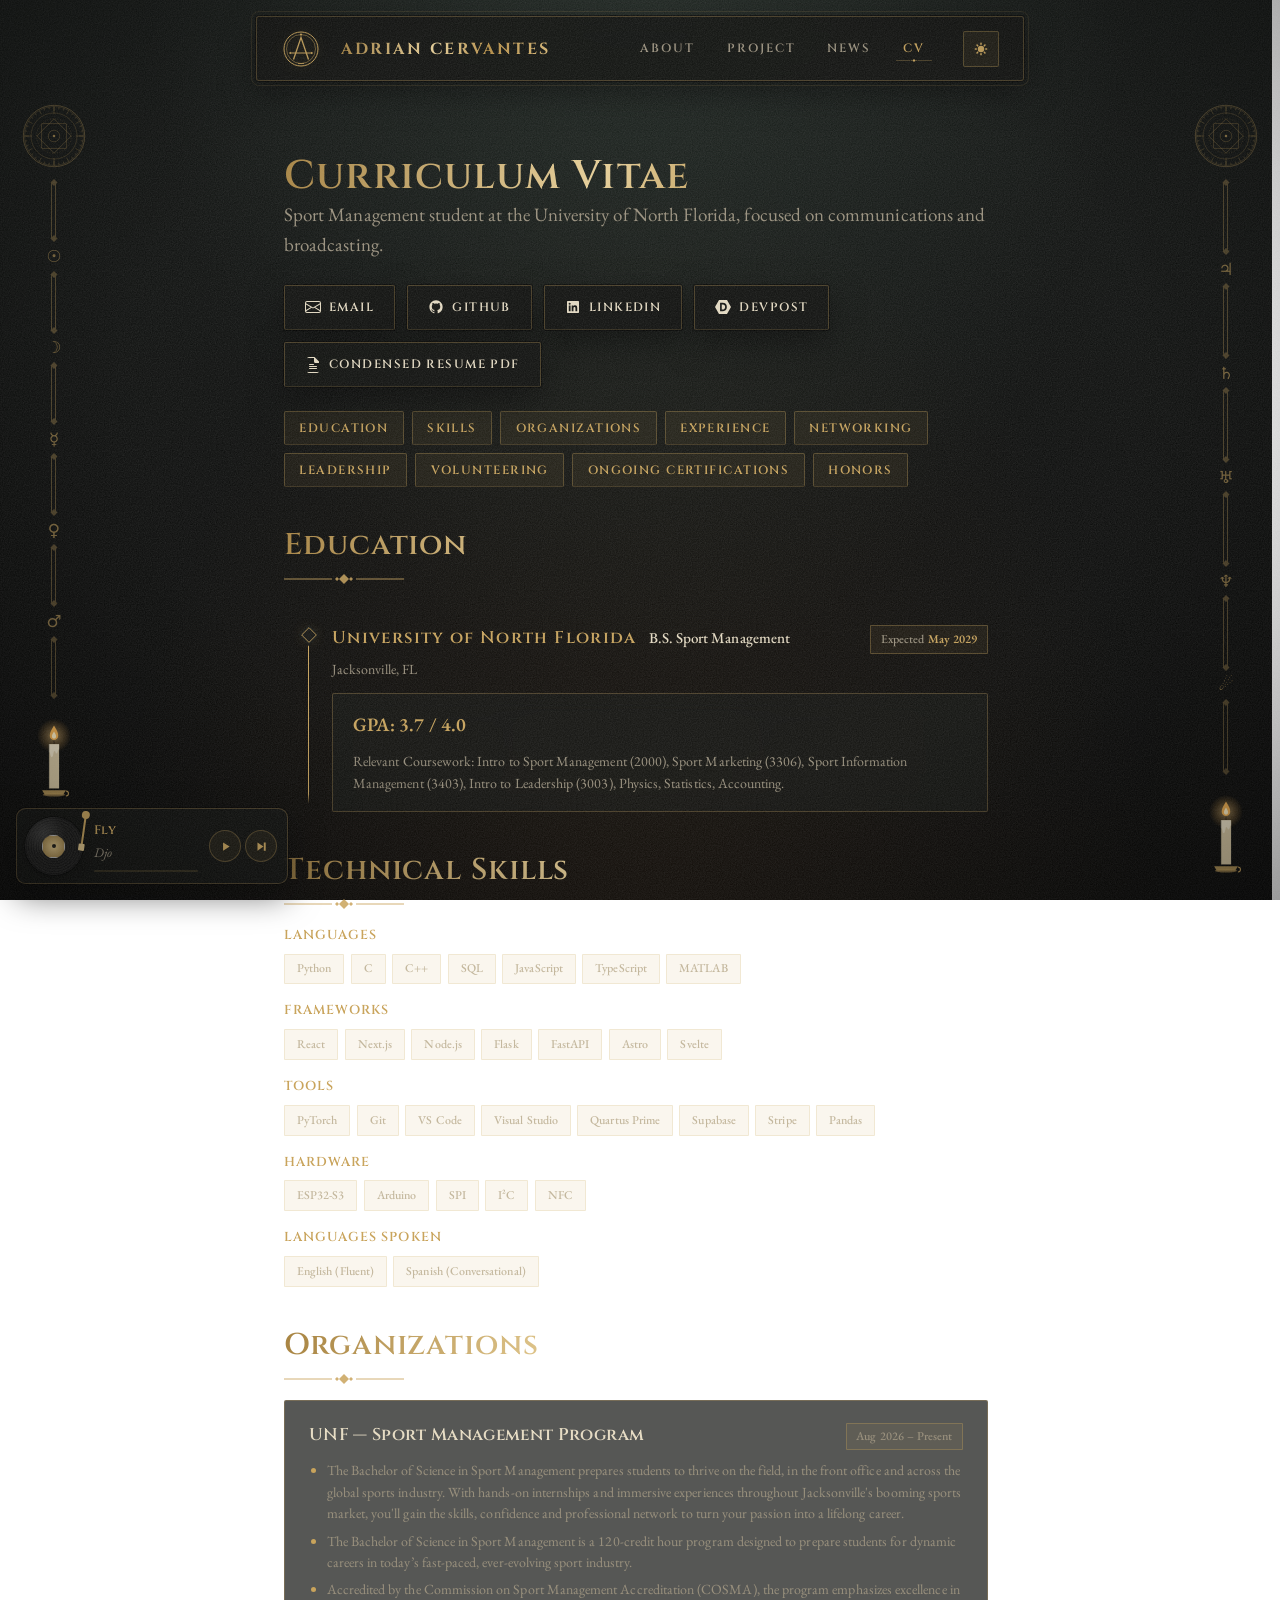
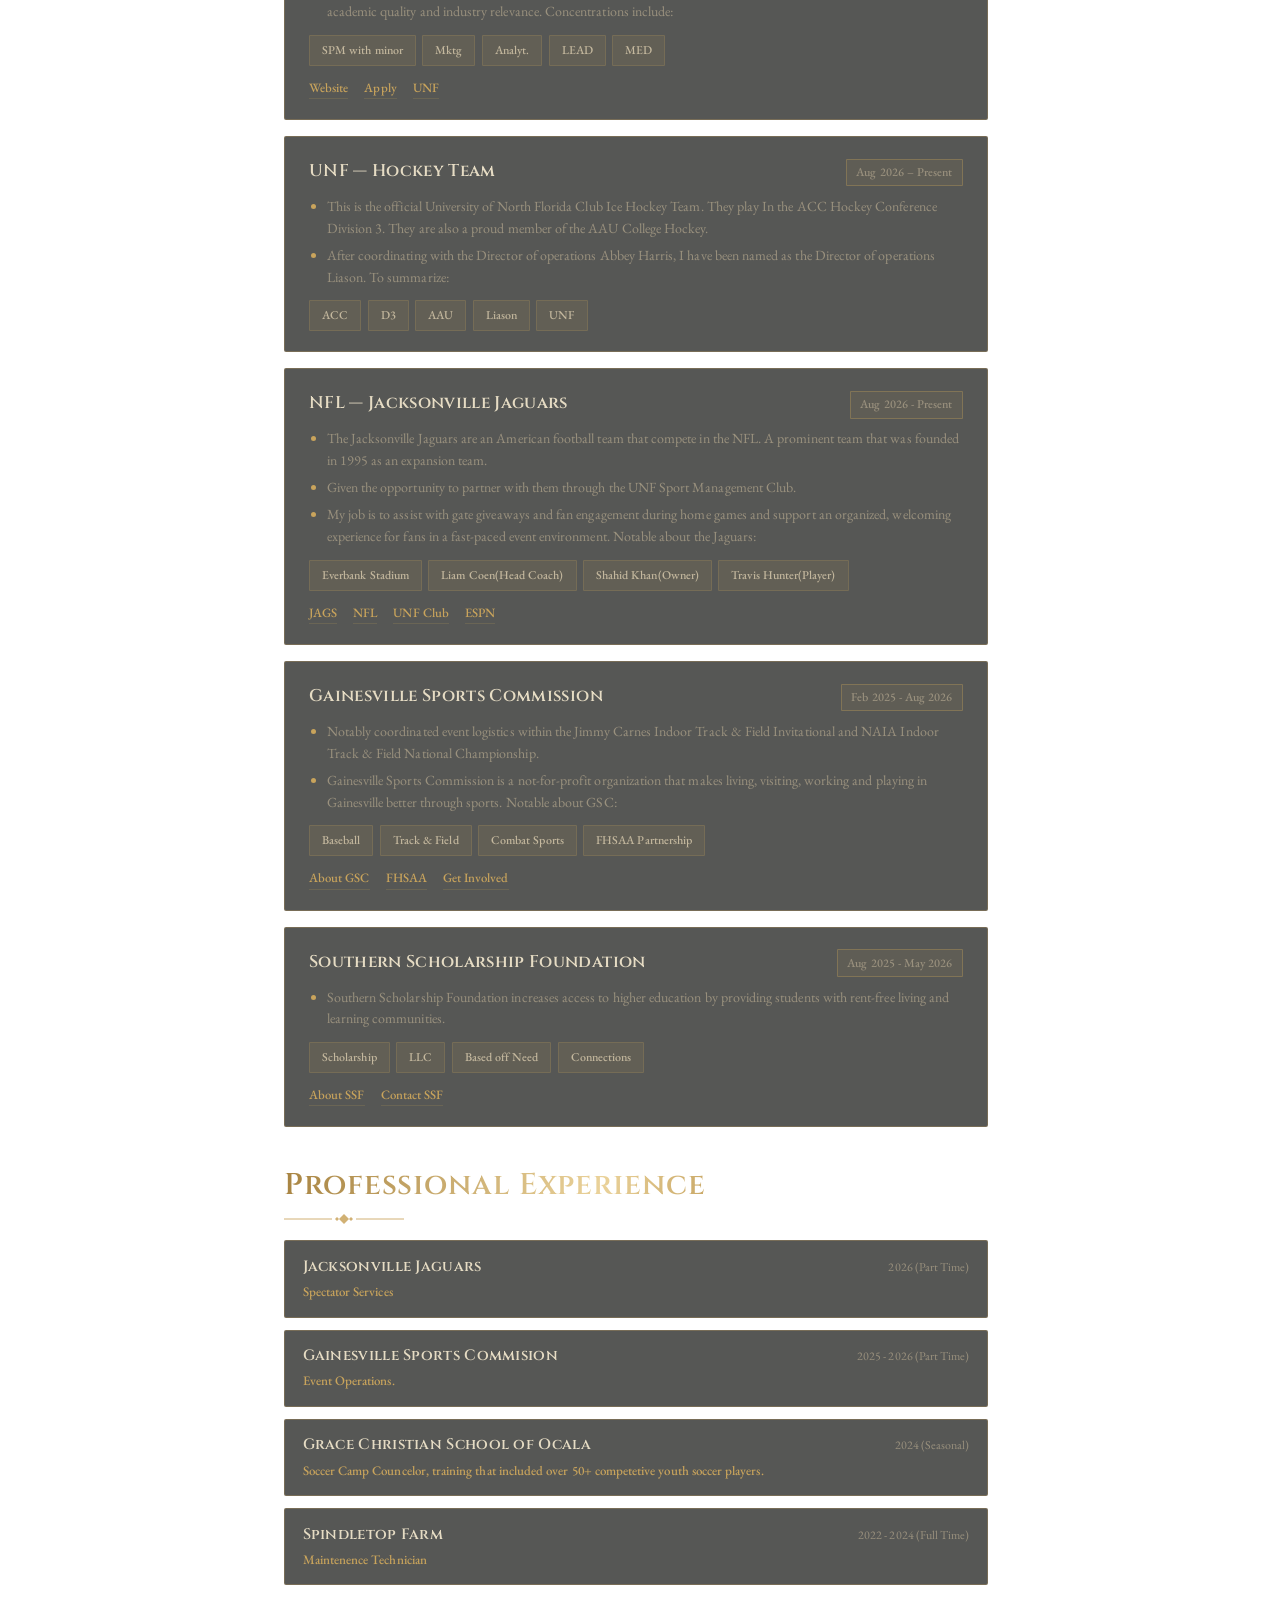
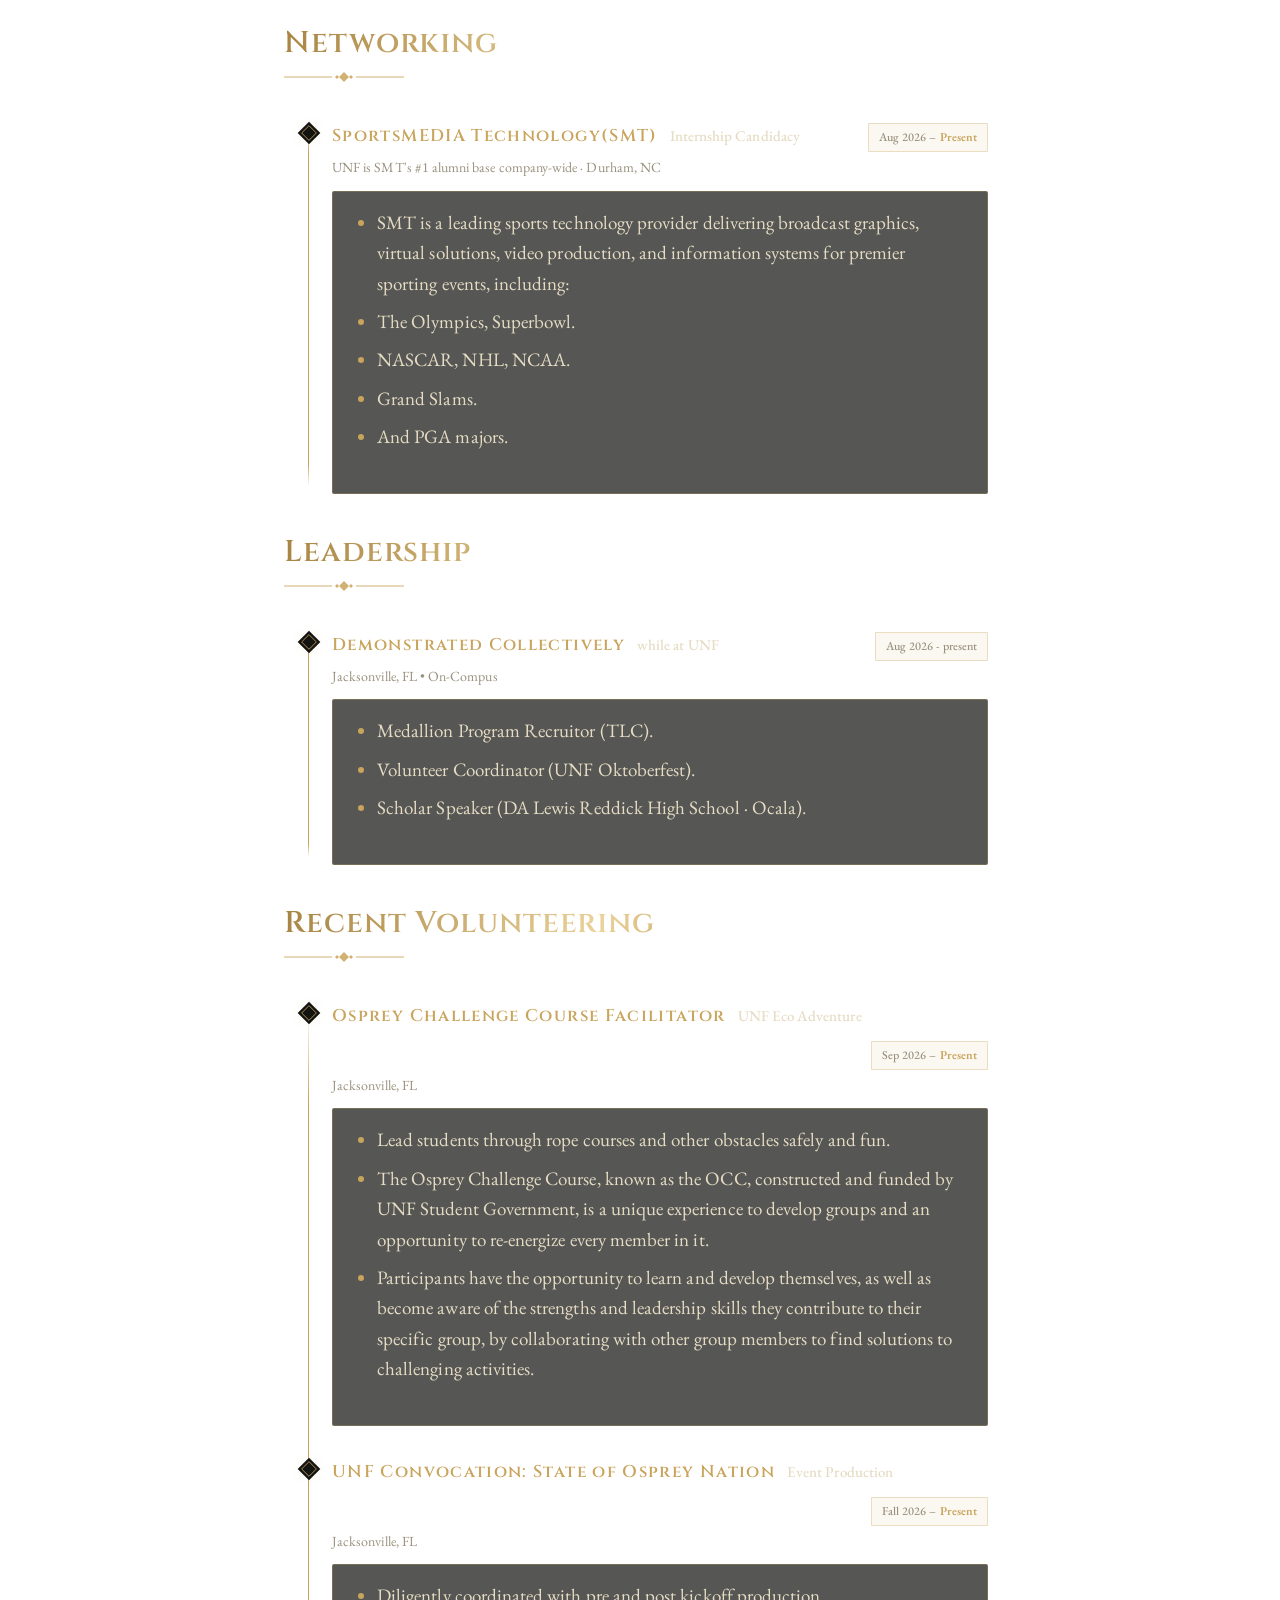
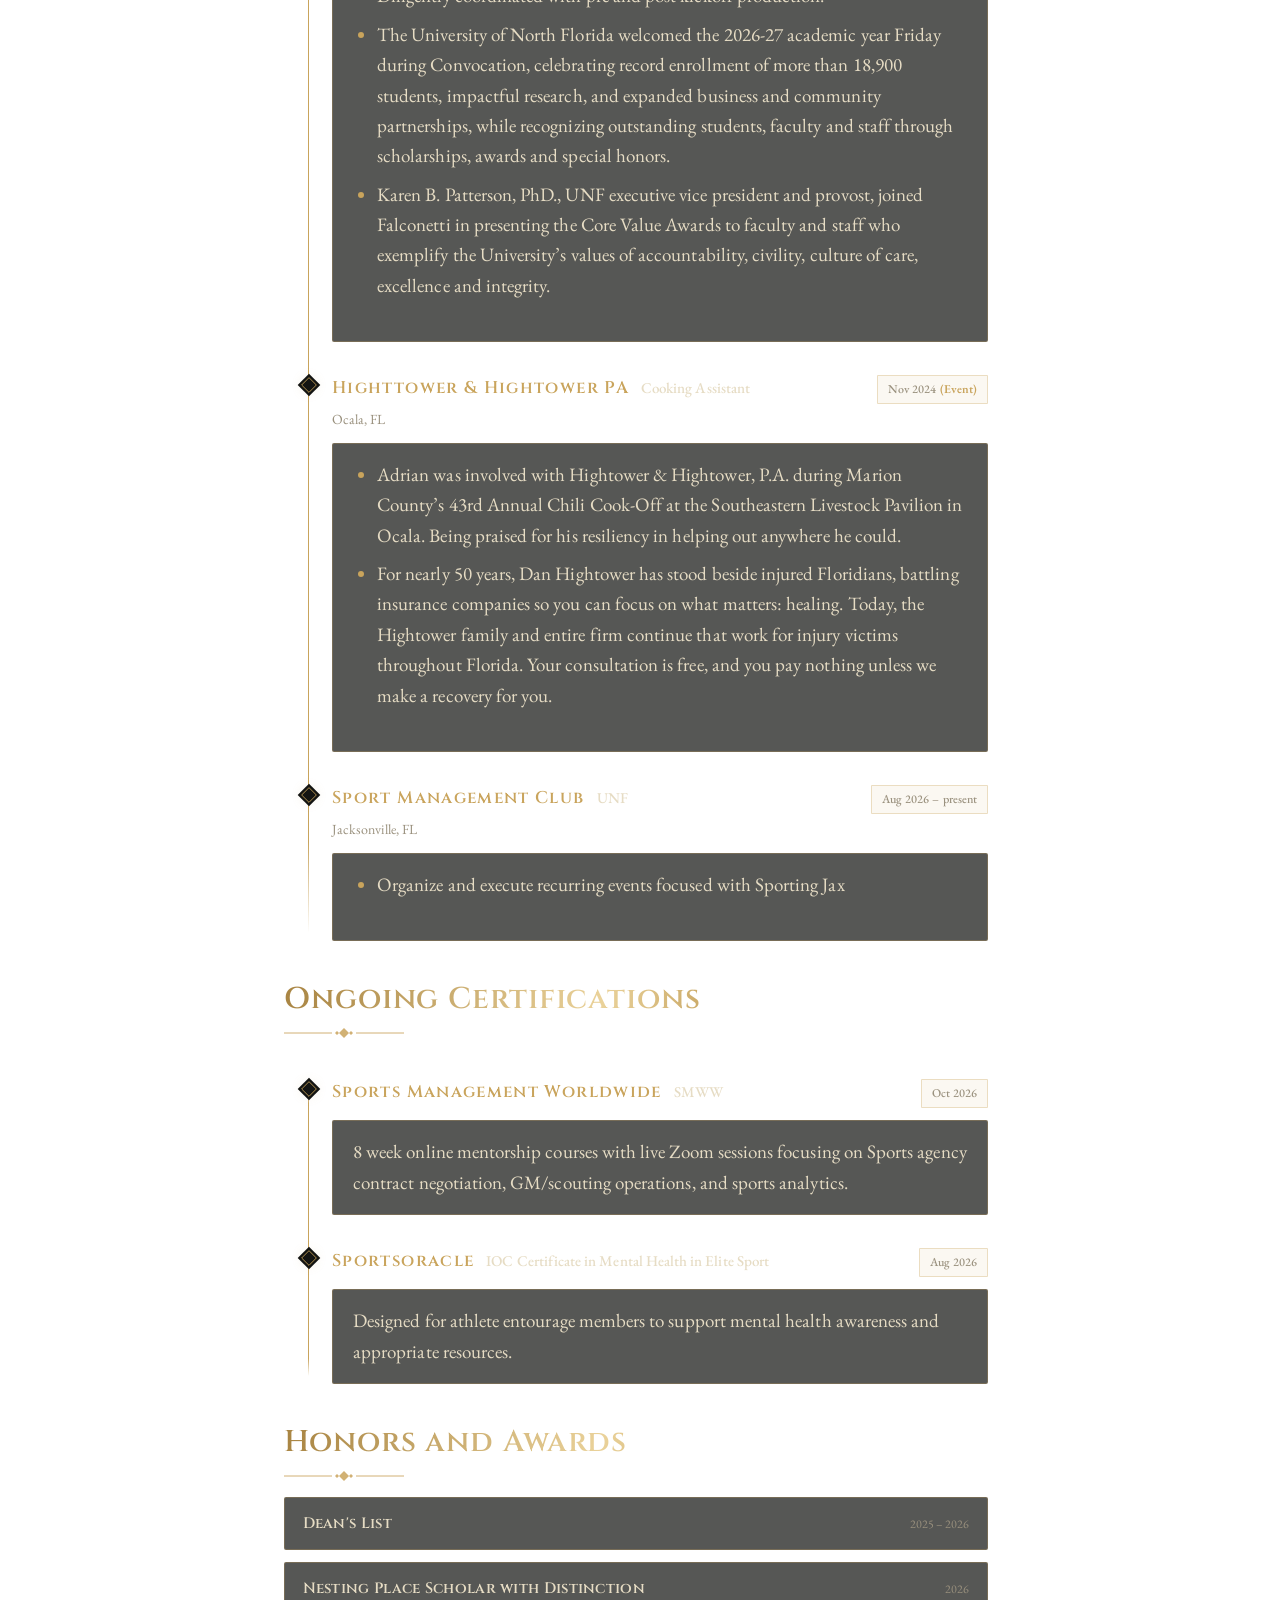
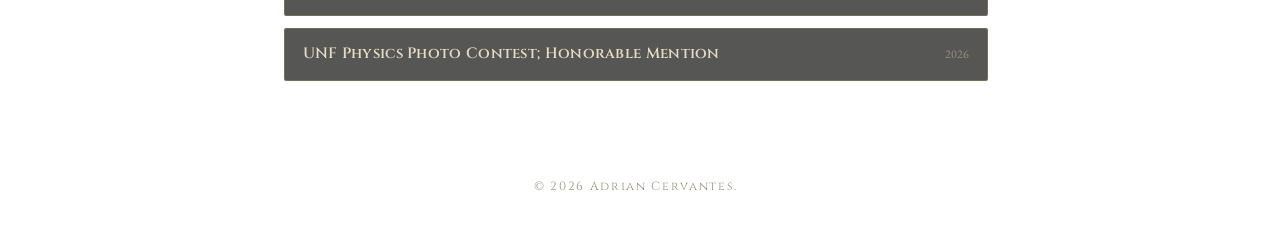
<file: experience.html>
<!DOCTYPE html>
<html lang="en" class="scroll-smooth">
<head>
    <meta charset="UTF-8">
    <meta name="viewport" content="width=device-width, initial-scale=1.0">
    <title>CV - Adrian Cervantes</title>
    <meta name="description" content="CV of Adrian Cervantes - Sport Management student at the University of North Florida">
    <link rel="icon" type="image/x-icon" href="assets/favicon.ico">
    <link rel="stylesheet" href="styles.css">
    <link rel="preconnect" href="https://fonts.googleapis.com">
    <link rel="preconnect" href="https://fonts.gstatic.com" crossorigin>
    <link href="https://fonts.googleapis.com/css2?family=Cinzel:wght@400;600;700&family=EB+Garamond:ital,wght@0,400;0,500;0,600;1,400&display=swap" rel="stylesheet">
    <script>
        (function() {
            try {
                var saved = localStorage.getItem('theme');
                var theme = ['dark', 'light'].indexOf(saved) !== -1 ? saved : 'dark';
                document.documentElement.setAttribute('data-theme', theme);
            } catch (e) {
                document.documentElement.setAttribute('data-theme', 'dark');
            }
        })();
    </script>
</head>
<body class="bg-global-bg text-global-text antialiased">
    <!-- Fixed Header -->
    <header id="main-header" class="group">
        <div class="header-grid">
            <!-- Logo -->
            <div class="header-logo">
                <a href="index.html" class="group flex items-center">
                    <svg aria-hidden="true" viewBox="0 0 40 40" fill="none" stroke="currentColor" xmlns="http://www.w3.org/2000/svg" style="width: 2.5rem; height: 2.5rem; color: var(--color-primary);">
                        <title>Adrian Cervantes</title>
                        <circle cx="20" cy="20" r="17" stroke-width="1"/>
                        <circle cx="20" cy="20" r="14.5" stroke-width="0.5"/>
                        <path d="M12.5 30.5 20 8.5 27.5 30.5" stroke-width="1.3" stroke-linejoin="miter"/>
                        <path d="M9 24h22" stroke-width="1"/>
                        <path d="M8 24l1.2-1.2 1.2 1.2-1.2 1.2zM29.6 24l1.2-1.2 1.2 1.2-1.2 1.2z" fill="currentColor" stroke="none"/>
                        <circle cx="20" cy="5.6" r="1.1" fill="currentColor" stroke="none"/>
                        <path d="M17 34.5h6" stroke-width="0.8"/>
                    </svg>
                </a>
            </div>

            <!-- Title -->
            <div class="header-title">
                <a href="index.html" style="text-decoration: none; color: inherit;">
                    <span class="text-xl font-bold sm:text-2xl">Adrian Cervantes</span>
                </a>
            </div>

            <!-- Desktop Navigation -->
            <nav class="mobile-nav-menu header-nav" id="navigation-menu">
                <a href="index.html#about">About</a>
                <a href="news.html">Project</a>
                <a href="projects.html">News</a>
                <a href="experience.html" class="active">CV</a>
            </nav>

            <!-- Controls -->
            <div class="header-controls">
                <!-- Theme Toggle -->
                <button id="theme-toggle" aria-label="Switch to dark theme">
                    <svg class="sun-icon h-4 w-4" fill="currentColor" viewBox="0 0 20 20">
                        <path fill-rule="evenodd" d="M10 2a1 1 0 011 1v1a1 1 0 11-2 0V3a1 1 0 011-1zm4 8a4 4 0 11-8 0 4 4 0 018 0zm-.464 4.95l.707.707a1 1 0 001.414-1.414l-.707-.707a1 1 0 00-1.414 1.414zm2.12-10.607a1 1 0 010 1.414l-.706.707a1 1 0 11-1.414-1.414l.707-.707a1 1 0 011.414 0zM17 11a1 1 0 100-2h-1a1 1 0 100 2h1zm-7 4a1 1 0 011 1v1a1 1 0 11-2 0v-1a1 1 0 011-1zM5.05 6.464A1 1 0 106.465 5.05l-.708-.707a1 1 0 00-1.414 1.414l.707.707zm1.414 8.486l-.707.707a1 1 0 01-1.414-1.414l.707-.707a1 1 0 011.414 1.414zM4 11a1 1 0 100-2H3a1 1 0 000 2h1z" clip-rule="evenodd"></path>
                    </svg>
                    <svg class="moon-icon h-4 w-4" fill="currentColor" viewBox="0 0 20 20">
                        <path d="M17.293 13.293A8 8 0 016.707 2.707a8.001 8.001 0 1010.586 10.586z"></path>
                    </svg>
                </button>


                <!-- Mobile Menu Toggle -->
                <button id="toggle-navigation-menu" aria-expanded="false" aria-label="Toggle navigation menu">
                    <svg class="h-5 w-5" fill="none" stroke="currentColor" viewBox="0 0 24 24">
                        <path stroke-linecap="round" stroke-linejoin="round" stroke-width="2" d="M4 6h16M4 12h16M4 18h16"></path>
                    </svg>
                    <svg class="h-5 w-5" fill="none" stroke="currentColor" viewBox="0 0 24 24">
                        <path stroke-linecap="round" stroke-linejoin="round" stroke-width="2" d="M6 18L18 6M6 6l12 12"></path>
                    </svg>
                </button>
            </div>
        </div>
    </header>

    <!-- Main Content -->
    <main class="mx-auto max-w-3xl px-4 sm:px-8">
        <!-- CV Section -->
        <section id="cv" class="mb-16">
            <div class="prose" id="experience-content">
                <h1>Curriculum Vitae</h1>
                <p style="margin-top: -1rem; color: var(--color-secondary);">Sport Management student at the University of North Florida, focused on communications and broadcasting.</p>

                <div class="contact-links" style="margin-top: 1rem; margin-bottom: 0;">
                    <a href="mailto:n01603482@unf.edu">
                        <svg xmlns="http://www.w3.org/2000/svg" width="16" height="16" fill="currentColor" viewBox="0 0 16 16"><path d="M0 4a2 2 0 0 1 2-2h12a2 2 0 0 1 2 2v8a2 2 0 0 1-2 2H2a2 2 0 0 1-2-2zm2-1a1 1 0 0 0-1 1v.217l7 4.2 7-4.2V4a1 1 0 0 0-1-1zm13 2.383-4.708 2.825L15 11.105zm-.034 6.876-5.64-3.471L8 9.583l-1.326-.795-5.64 3.47A1 1 0 0 0 2 13h12a1 1 0 0 0 .966-.741M1 11.105l4.708-2.897L1 5.383z"/></svg>
                        Email
                    </a>
                    <a href="https://github.com/cervantesac2345-coder" target="_blank" rel="noopener">
                        <svg xmlns="http://www.w3.org/2000/svg" width="16" height="16" fill="currentColor" viewBox="0 0 24 24"><path fill-rule="evenodd" clip-rule="evenodd" d="M12.026 2c-5.509 0-9.974 4.465-9.974 9.974 0 4.406 2.857 8.145 6.821 9.465.499.09.679-.217.679-.481 0-.237-.008-.865-.011-1.696-2.775.602-3.361-1.338-3.361-1.338-.452-1.152-1.107-1.459-1.107-1.459-.905-.619.069-.605.069-.605 1.002.07 1.527 1.028 1.527 1.028.89 1.524 2.336 1.084 2.902.829.091-.645.351-1.085.635-1.334-2.214-.251-4.542-1.107-4.542-4.93 0-1.087.389-1.979 1.024-2.675-.101-.253-.446-1.268.099-2.64 0 0 .837-.269 2.742 1.021a9.582 9.582 0 0 1 2.496-.336 9.554 9.554 0 0 1 2.496.336c1.906-1.291 2.742-1.021 2.742-1.021.545 1.372.203 2.387.099 2.64.64.696 1.024 1.587 1.024 2.675 0 3.833-2.33 4.675-4.552 4.922.355.308.675.916.675 1.846 0 1.334-.012 2.41-.012 2.737 0 .267.178.577.687.479C19.146 20.115 22 16.379 22 11.974 22 6.465 17.535 2 12.026 2z"/></svg>
                        GitHub
                    </a>
                    <a href="https://www.linkedin.com/in/adrian-cervantes-%E2%84%A2%EF%B8%8F-39b994387/" target="_blank" rel="noopener">
                        <svg xmlns="http://www.w3.org/2000/svg" width="16" height="16" fill="currentColor" viewBox="0 0 24 24"><path d="M20 3H4a1 1 0 0 0-1 1v16a1 1 0 0 0 1 1h16a1 1 0 0 0 1-1V4a1 1 0 0 0-1-1zM8.339 18.337H5.667v-8.59h2.672v8.59zM7.003 8.574a1.548 1.548 0 1 1 0-3.096 1.548 1.548 0 0 1 0 3.096zm11.335 9.763h-2.669V14.16c0-.996-.018-2.277-1.388-2.277-1.39 0-1.601 1.086-1.601 2.207v4.248h-2.667v-8.59h2.56v1.174h.037c.355-.675 1.227-1.387 2.524-1.387 2.704 0 3.203 1.778 3.203 4.092v4.71z"/></svg>
                        LinkedIn
                    </a>
                    <a href="https://devpost.com/cervantesac2345?ref_content=user-portfolio&ref_feature=portfolio&ref_medium=global-nav" target="_blank" rel="noopener">
                        <svg role="img" xmlns="http://www.w3.org/2000/svg" width="16" height="16" fill="currentColor" viewBox="0 0 24 24"><path d="M6.002 1.61L0 12.004 6.002 22.39h11.996L24 12.004 17.998 1.61zm1.593 4.084h3.947c3.605 0 6.276 1.695 6.276 6.31 0 4.436-3.21 6.302-6.456 6.302H7.595zm2.517 2.449v7.714h1.241c2.646 0 3.862-1.55 3.862-3.861.009-2.569-1.096-3.853-3.767-3.853Z"/></svg>
                        Devpost
                    </a>
                    <a href="Adrian Cervantes UResume (1).pdf" target="_blank" rel="noopener">
                        <svg xmlns="http://www.w3.org/2000/svg" width="16" height="16" fill="currentColor" viewBox="0 0 16 16"><path d="M4 0a2 2 0 0 0-2 2v12a2 2 0 0 0 2 2h8a2 2 0 0 0 2-2V4.5L9.5 0H4zM9 1v3.5A1.5 1.5 0 0 0 10.5 6H14v8a1 1 0 0 1-1 1H3a1 1 0 0 1-1-1V2a1 1 0 0 1 1-1h6z"/><path d="M4.5 12a.5.5 0 0 1 0-1h7a.5.5 0 0 1 0 1h-7zm0-2a.5.5 0 0 1 0-1h7a.5.5 0 0 1 0 1h-7zm0-2a.5.5 0 0 1 0-1h4a.5.5 0 0 1 0 1h-4z"/></svg>
                        Condensed Resume PDF
                    </a>
                </div>

                <!-- Jump Nav -->
                <nav class="cv-jumpnav">
                    <a href="#cv-education">Education</a>
                    <a href="#cv-skills">Skills</a>
                    <a href="#cv-projects">Organizations</a>
                    <a href="#cv-hackathons">Experience</a>
                    <a href="#cv-research">Networking</a>
                    <a href="#cv-work">Leadership</a>
                    <a href="#cv-leadership">Volunteering</a>
                    <a href="#cv-certifications">Ongoing Certifications</a>
                    <a href="#cv-honors">Honors</a>
                </nav>

                <!-- Education -->
                <h2 id="cv-education">Education</h2>
                <div class="timeline">
                    <div class="timeline-item">
                        <span class="timeline-dot"></span>
                        <div class="timeline-header">
                            <span class="timeline-org">University of North Florida</span>
                            <span class="timeline-role">B.S. Sport Management</span>
                            <span class="timeline-dates">Expected <strong class="text-accent">May 2029</strong></span>
                        </div>
                        <div class="timeline-meta">Jacksonville, FL</div>
                        <div class="timeline-desc">
                            <strong style="color: var(--color-primary);">GPA: 3.7 / 4.0</strong>
                            <div style="margin-top: 0.6rem; font-size: 0.875rem; color: var(--color-secondary);">
                                Relevant Coursework: Intro to Sport Management (2000), Sport Marketing (3306), Sport Information Management (3403), Intro to Leadership (3003), Physics, Statistics, Accounting.
                            </div>
                        </div>
                    </div>
                </div>

                <!-- Skills -->
                <h2 id="cv-skills">Technical Skills</h2>
                <div class="skill-row">
                    <span class="skill-label">Languages</span>
                    <div class="skill-chips">
                        <span class="skill-chip">Python</span>
                        <span class="skill-chip">C</span>
                        <span class="skill-chip">C++</span>
                        <span class="skill-chip">SQL</span>
                        <span class="skill-chip">JavaScript</span>
                        <span class="skill-chip">TypeScript</span>
                        <span class="skill-chip">MATLAB</span>
                    </div>
                </div>
                <div class="skill-row">
                    <span class="skill-label">Frameworks</span>
                    <div class="skill-chips">
                        <span class="skill-chip">React</span>
                        <span class="skill-chip">Next.js</span>
                        <span class="skill-chip">Node.js</span>
                        <span class="skill-chip">Flask</span>
                        <span class="skill-chip">FastAPI</span>
                        <span class="skill-chip">Astro</span>
                        <span class="skill-chip">Svelte</span>
                    </div>
                </div>
                <div class="skill-row">
                    <span class="skill-label">Tools</span>
                    <div class="skill-chips">
                        <span class="skill-chip">PyTorch</span>
                        <span class="skill-chip">Git</span>
                        <span class="skill-chip">VS Code</span>
                        <span class="skill-chip">Visual Studio</span>
                        <span class="skill-chip">Quartus Prime</span>
                        <span class="skill-chip">Supabase</span>
                        <span class="skill-chip">Stripe</span>
                        <span class="skill-chip">Pandas</span>
                    </div>
                </div>
                <div class="skill-row">
                    <span class="skill-label">Hardware</span>
                    <div class="skill-chips">
                        <span class="skill-chip">ESP32-S3</span>
                        <span class="skill-chip">Arduino</span>
                        <span class="skill-chip">SPI</span>
                        <span class="skill-chip">I&#178;C</span>
                        <span class="skill-chip">NFC</span>
                    </div>
                </div>
                <div class="skill-row">
                    <span class="skill-label">Languages Spoken</span>
                    <div class="skill-chips">
                        <span class="skill-chip">English (Fluent)</span>
                        <span class="skill-chip">Spanish (Conversational)</span>
                    </div>
                </div>

                <!-- Organizations -->
                <h2 id="cv-projects">Organizations</h2>

                <div class="cv-project-entry">
                    <div class="cv-project-header">
                        <span class="cv-project-title">UNF — Sport Management Program</span>
                        <span class="cv-project-meta">Aug 2026 – Present</span>
                    </div>
                    <div class="cv-project-desc">
                        <ul>
                            <li>The Bachelor of Science in Sport Management prepares students to thrive on the field, in the front office and across the global sports industry. With hands-on internships and immersive experiences throughout Jacksonville's booming sports market, you'll gain the skills, confidence and professional network to turn your passion into a lifelong career.</li>
                            <li>The Bachelor of Science in Sport Management is a 120-credit hour program designed to prepare students for dynamic careers in today’s fast-paced, ever-evolving sport industry.</li>
                            <li> Accredited by the Commission on Sport Management Accreditation (COSMA), the program emphasizes excellence in academic quality and industry relevance. Concentrations include:</li>
                        </ul>
                    </div>
                    <div class="cv-project-tags">
                        <span class="skill-chip">SPM with minor</span>
                        <span class="skill-chip">Mktg</span>
                        <span class="skill-chip">Analyt.</span>
                        <span class="skill-chip">LEAD</span>
                        <span class="skill-chip">MED</span>
                    </div>
                    <div class="cv-project-links">
                        <a href="https://www.unf.edu/silverfield/loci/sport/index.html" target="_blank" rel="noopener">Website</a>
                        <a href="https://www.unf.edu/apply/index.html" target="_blank" rel="noopener">Apply</a>
                        <a href="https://www.unf.edu/">UNF</a>
                    </div>
                </div>

                <div class="cv-project-entry">
                    <div class="cv-project-header">
                        <span class="cv-project-title">UNF — Hockey Team</span>
                        <span class="cv-project-meta">Aug 2026 – Present</span>
                    </div>
                    <div class="cv-project-desc">
                        <ul>
                            <li>This is the official University of North Florida Club Ice Hockey Team. They play In the ACC Hockey Conference Division 3. They are also a proud member of the AAU College Hockey.</li>
                            <li>After coordinating with the Director of operations Abbey Harris, I have been named as the Director of operations Liason. To summarize:</li>
                        </ul>
                    </div>
                    <div class="cv-project-tags">
                        <span class="skill-chip">ACC</span>
                        <span class="skill-chip">D3</span>
                        <span class="skill-chip">AAU</span>
                        <span class="skill-chip">Liason</span>
                        <span class="skill-chip">UNF</span>
                    </div>
                </div>

                <div class="cv-project-entry">
                    <div class="cv-project-header">
                        <span class="cv-project-title">NFL — Jacksonville Jaguars</span>
                        <span class="cv-project-meta">Aug 2026 - Present</span>
                    </div>
                    <div class="cv-project-desc">
                        <ul>
                            <li>The Jacksonville Jaguars are an American football team that compete in the NFL. A prominent team that was founded in 1995 as an expansion team.</li>
                            <li>Given the opportunity to partner with them through the UNF Sport Management Club.</li>
                            <li>My job is to assist with gate giveaways and fan engagement during home games and support an organized, welcoming experience for fans in a fast-paced event environment. Notable about the Jaguars:</li>
                        </ul>
                    </div>
                    <div class="cv-project-tags">
                        <span class="skill-chip">Everbank Stadium</span>
                        <span class="skill-chip">Liam Coen(Head Coach)</span>
                        <span class="skill-chip">Shahid Khan(Owner)</span>
                        <span class="skill-chip">Travis Hunter(Player)</span>
                    </div>
                    <div class="cv-project-links">
                        <a href="https://www.jaguars.com/" target="_blank" rel="noopener">JAGS</a>
                        <a href="https://www.nfl.com/" target="_blank" rel="noopener">NFL</a>
                        <a href="https://www.instagram.com/unfsportmanagement/" target="_blank" rel="noopener">UNF Club</a>
                        <a href="https://www.espn.com/nfl/team/_/name/jax/jacksonville-jaguars" target="_blank" rel="noopener">ESPN</a>
                    </div>
                </div>

                <div class="cv-project-entry">
                    <div class="cv-project-header">
                        <span class="cv-project-title">Gainesville Sports Commission</span>
                        <span class="cv-project-meta">Feb 2025 - Aug 2026</span>
                    </div>
                    <div class="cv-project-desc">
                        <ul>
                            <li>Notably coordinated event logistics within the Jimmy Carnes Indoor Track & Field Invitational and NAIA Indoor Track & Field National Championship.</li>
                            <li>Gainesville Sports Commission is a not-for-profit organization that makes living, visiting, working and playing in Gainesville better through sports. Notable about GSC:</li>
                        </ul>
                    </div>
                    <div class="cv-project-tags">
                        <span class="skill-chip">Baseball</span>
                        <span class="skill-chip">Track & Field</span>
                        <span class="skill-chip">Combat Sports</span>
                        <span class="skill-chip">FHSAA Partnership</span>
                    </div>
                    <div class="cv-project-links">
                        <a href="https://www.gainesvillesportscommission.com/" target="_blank" rel="noopener">About GSC</a>
                        <a href="https://fhsaa.com/" target="_blank" rel="noopener">FHSAA</a>
                        <a href="https://www.gainesvillesportscommission.com/contact-us/">Get Involved</a>
                    </div>
                </div>

                <div class="cv-project-entry">
                    <div class="cv-project-header">
                        <span class="cv-project-title">Southern Scholarship Foundation</span>
                        <span class="cv-project-meta">Aug 2025 - May 2026</span>
                    </div>
                    <div class="cv-project-desc">
                        <ul>
                            <li>Southern Scholarship Foundation increases access to higher education by providing students with rent-free living and learning communities.</li>
                        </ul>
                    </div>
                    <div class="cv-project-tags">
                        <span class="skill-chip">Scholarship</span>
                        <span class="skill-chip">LLC</span>
                        <span class="skill-chip">Based off Need</span>
                        <span class="skill-chip">Connections</span>
                    </div>
                    <div class="cv-project-links">
                        <a href="https://southernscholarship.org/about-ssf/">About SSF</a>
                        <a href="https://southernscholarship.org/contact/">Contact SSF</a>
                    </div>
                </div>


                <!-- Professional Experience -->
                <h2 id="cv-hackathons">Professional Experience</h2>

                <div class="honors-list">
                    <div class="honor-item">
                        <span class="honor-title">Jacksonville Jaguars</span>
                        <span class="honor-year">2026 (Part Time)</span>
                        <span class="honor-note">Spectator Services</span>
                    </div>
                    <div class="honor-item">
                        <span class="honor-title">Gainesville Sports Commision</span>
                        <span class="honor-year">2025 - 2026 (Part Time)</span>
                        <span class="honor-note">Event Operations.</span>
                    </div>
                    <div class="honor-item">
                        <span class="honor-title">Grace Christian School of Ocala</span>
                        <span class="honor-year">2024 (Seasonal)</span>
                        <span class="honor-note">Soccer Camp Councelor, training that included over 50+ competetive youth soccer players.</span>
                    </div>
                    <div class="honor-item">
                        <span class="honor-title">Spindletop Farm</span>
                        <span class="honor-year">2022 - 2024 (Full Time)</span>
                        <span class="honor-note">Maintenence Technician</span>
                    </div>
                </div>

                <!-- Networking -->
                <h2 id="cv-research">Networking</h2>
                <div class="timeline">
                    <div class="timeline-item">
                        <span class="timeline-dot"></span>
                        <div class="timeline-header">
                            <span class="timeline-org">SportsMEDIA Technology(SMT)</span>
                            <span class="timeline-role">Internship Candidacy</span>
                            <span class="timeline-dates">Aug 2026 – <strong class="text-accent">Present</strong></span>
                        </div>
                        <div class="timeline-meta">UNF is SMT's #1 alumni base company-wide · Durham, NC</div>
                        <div class="timeline-desc">
                            <ul>
                                <li>SMT is a leading sports technology provider delivering broadcast graphics, virtual solutions, video production, and information systems for premier sporting events, including:</li>
                                <li>The Olympics, Superbowl.</li>
                                <li>NASCAR, NHL, NCAA.</li>
                                <li>Grand Slams.</li>
                                <li>And PGA majors.</li>
                            </ul>
                        </div>
                    </div>
                </div>

                <!-- Leadership -->
                <h2 id="cv-work">Leadership</h2>
                <div class="timeline">
                    <div class="timeline-item">
                        <span class="timeline-dot"></span>
                        <div class="timeline-header">
                            <span class="timeline-org">Demonstrated Collectively</span>
                            <span class="timeline-role">while at UNF</span>
                            <span class="timeline-dates">Aug 2026 - present</span>
                        </div>
                        <div class="timeline-meta">Jacksonville, FL • On-Compus</div>
                        <div class="timeline-desc">
                            <ul>
                                <li>Medallion Program Recruitor (TLC).</li>
                                <li>Volunteer Coordinator (UNF Oktoberfest).</li>
                                <li>Scholar Speaker (DA Lewis Reddick High School · Ocala).</li>
                            </ul>
                        </div>
                    </div>
                </div>

                <!-- Recent Volunteering -->
                <h2 id="cv-leadership">Recent Volunteering</h2>
                <div class="timeline">
                    <div class="timeline-item">
                        <span class="timeline-dot"></span>
                        <div class="timeline-header">
                            <span class="timeline-org">Osprey Challenge Course Facilitator</span>
                            <span class="timeline-role">UNF Eco Adventure</span>
                            <span class="timeline-dates">Sep 2026 – <strong class="text-accent">Present</strong></span>
                        </div>
                        <div class="timeline-meta">Jacksonville, FL</div>
                        <div class="timeline-desc">
                            <ul>
                                <li>Lead students through rope courses and other obstacles safely and fun.</li>
                                <li>The Osprey Challenge Course, known as the OCC, constructed and funded by UNF Student Government, is a unique experience to develop groups and an opportunity to re-energize every member in it.</li>
                                <li>Participants have the opportunity to learn and develop themselves, as well as become aware of the strengths and leadership skills they contribute to their specific group, by collaborating with other group members to find solutions to challenging activities.</li>
                            </ul>
                        </div>
                    </div>

                    <div class="timeline-item">
                        <span class="timeline-dot"></span>
                        <div class="timeline-header">
                            <span class="timeline-org">UNF Convocation: State of Osprey Nation</span>
                            <span class="timeline-role">Event Production</span>
                            <span class="timeline-dates">Fall 2026 – <strong class="text-accent">Present</strong></span>
                        </div>
                        <div class="timeline-meta">Jacksonville, FL</div>
                        <div class="timeline-desc">
                            <ul>
                                <li>Diligently coordinated with pre and post kickoff production.</li>
                                <li>The University of North Florida welcomed the 2026-27 academic year Friday during Convocation, celebrating record enrollment of more than 18,900 students, impactful research, and expanded business and community partnerships, while recognizing outstanding students, faculty and staff through scholarships, awards and special honors.</li>
                                <li>Karen B. Patterson, PhD., UNF executive vice president and provost, joined Falconetti in presenting the Core Value Awards to faculty and staff who exemplify the University’s values of accountability, civility, culture of care, excellence and integrity.</li>
                            </ul>
                        </div>
                    </div>

                    <div class="timeline-item">
                        <span class="timeline-dot"></span>
                        <div class="timeline-header">
                            <span class="timeline-org">Highttower & Hightower PA</span>
                            <span class="timeline-role">Cooking Assistant</span>
                            <span class="timeline-dates">Nov 2024<strong class="text-accent"> (Event)</strong></span>
                        </div>
                        <div class="timeline-meta">Ocala, FL</div>
                        <div class="timeline-desc">
                            <ul>
                                <li>Adrian was involved with Hightower & Hightower, P.A. during Marion County’s 43rd Annual Chili Cook-Off at the Southeastern Livestock Pavilion in Ocala. Being praised for his resiliency in helping out anywhere he could.</li>
                                <li>For nearly 50 years, Dan Hightower has stood beside injured Floridians, battling insurance companies so you can focus on what matters: healing. Today, the Hightower family and entire firm continue that work for injury victims throughout Florida. Your consultation is free, and you pay nothing unless we make a recovery for you.</li>
                            </ul>
                        </div>
                    </div>

    <div class="timeline-item">
    <span class="timeline-dot"></span>
    <div class="timeline-header">
        <span class="timeline-org">Sport Management Club</span>
        <span class="timeline-role">UNF</span>
        <span class="timeline-dates">Aug 2026 – present</span>
    </div>
    <div class="timeline-meta">Jacksonville, FL</div>
    <div class="timeline-desc">
        <ul>
            <li>Organize and execute recurring events focused with Sporting Jax</li>
        </ul>
    </div>
</div>
</div> <!-- closes .timeline -->

                <!-- Ongoing Certifications -->
                <h2 id="cv-certifications">Ongoing Certifications</h2>
                <div class="timeline">
                    <div class="timeline-item">
                        <span class="timeline-dot"></span>
                        <div class="timeline-header">
                            <span class="timeline-org">Sports Management Worldwide</span>
                            <span class="timeline-role">SMWW</span>
                            <span class="timeline-dates">Oct 2026</span>
                        </div>
                        <div class="timeline-desc">8 week online mentorship courses with live Zoom sessions focusing on Sports agency contract negotiation, GM/scouting operations, and sports analytics.</div>
                    </div>

                    <div class="timeline-item">
                        <span class="timeline-dot"></span>
                        <div class="timeline-header">
                            <span class="timeline-org">Sportsoracle</span>
                            <span class="timeline-role">IOC Certificate in Mental Health in Elite Sport</span>
                            <span class="timeline-dates">Aug 2026</span>
                        </div>
                        <div class="timeline-desc">Designed for athlete entourage members to support mental health awareness and appropriate resources.</div>
                    </div>
                </div>

                <!-- Honors and Awards -->
                <h2 id="cv-honors">Honors and Awards</h2>
                <div class="honors-list">
                    <div class="honor-item">
                        <span class="honor-title">Dean's List</span>
                        <span class="honor-year">2025 – 2026</span>
                    </div>
                    <div class="honor-item">
                        <span class="honor-title">Nesting Place Scholar with Distinction</span>
                        <span class="honor-year">2026</span>
                    </div>
                    <div class="honor-item">
                        <span class="honor-title">UNF Physics Photo Contest; Honorable Mention</span>
                        <span class="honor-year">2026</span>
                    </div>
                </div>
            </div>
        </section>
    </main>

    <!-- Footer -->
    <footer class="mx-auto max-w-3xl px-4 sm:px-8 py-12 text-center" style="position: relative;">
        <div style="display: flex; flex-direction: column; align-items: center; gap: 1rem;">
            <p style="color: var(--color-secondary); font-size: 0.875rem;">© 2026 Adrian Cervantes.</p>
        </div>
    </footer>

    <script src="vinyl-player.js"></script>
    <script src="script.js"></script>
</body>
</html>
</file>
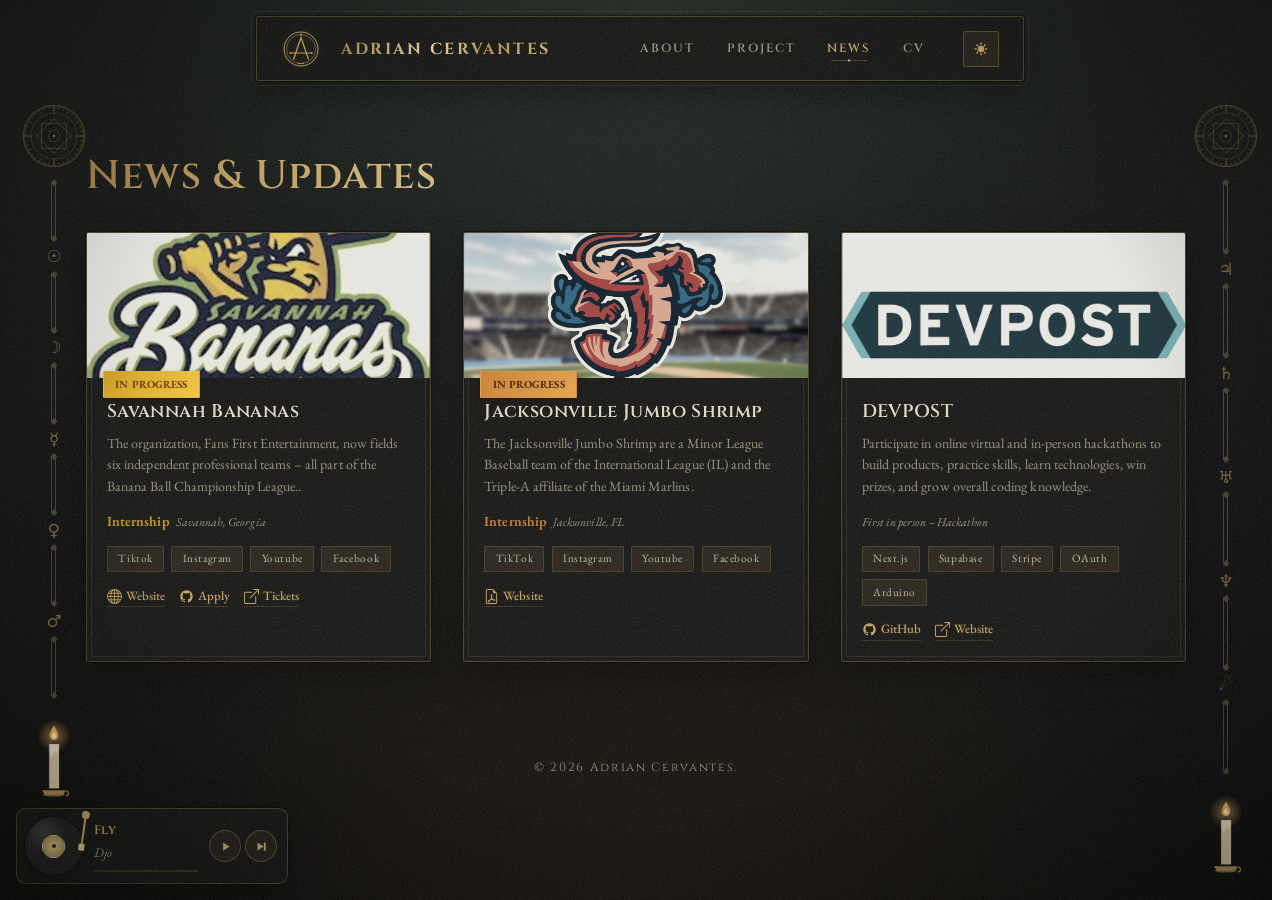
<file: projects.html>
<!DOCTYPE html>
<html lang="en" class="scroll-smooth">
<head>
    <meta charset="UTF-8">
    <meta name="viewport" content="width=device-width, initial-scale=1.0">
    <title>News - Adrian Cervantes</title>
    <meta name="description" content="Projects by Adrian Cervantes - Sport Management student at the University of North Florida">
    <link rel="icon" type="image/x-icon" href="assets/favicon.ico">
    <link rel="stylesheet" href="styles.css">
    <link rel="preconnect" href="https://fonts.googleapis.com">
    <link rel="preconnect" href="https://fonts.gstatic.com" crossorigin>
    <link href="https://fonts.googleapis.com/css2?family=Cinzel:wght@400;600;700&family=EB+Garamond:ital,wght@0,400;0,500;0,600;1,400&display=swap" rel="stylesheet">
    <script>
        (function() {
            try {
                var saved = localStorage.getItem('theme');
                var theme = ['dark', 'light'].indexOf(saved) !== -1 ? saved : 'dark';
                document.documentElement.setAttribute('data-theme', theme);
            } catch (e) {
                document.documentElement.setAttribute('data-theme', 'dark');
            }
        })();
    </script>
</head>
<body class="bg-global-bg text-global-text antialiased">
    <!-- Fixed Header -->
    <header id="main-header" class="group">
        <div class="header-grid">
            <!-- Logo -->
            <div class="header-logo">
                <a href="index.html" class="group flex items-center">
                    <svg aria-hidden="true" viewBox="0 0 40 40" fill="none" stroke="currentColor" xmlns="http://www.w3.org/2000/svg" style="width: 2.5rem; height: 2.5rem; color: var(--color-primary);">
                        <title>Adrian Cervantes</title>
                        <circle cx="20" cy="20" r="17" stroke-width="1"/>
                        <circle cx="20" cy="20" r="14.5" stroke-width="0.5"/>
                        <path d="M12.5 30.5 20 8.5 27.5 30.5" stroke-width="1.3" stroke-linejoin="miter"/>
                        <path d="M9 24h22" stroke-width="1"/>
                        <path d="M8 24l1.2-1.2 1.2 1.2-1.2 1.2zM29.6 24l1.2-1.2 1.2 1.2-1.2 1.2z" fill="currentColor" stroke="none"/>
                        <circle cx="20" cy="5.6" r="1.1" fill="currentColor" stroke="none"/>
                        <path d="M17 34.5h6" stroke-width="0.8"/>
                    </svg>
                </a>
            </div>

            <!-- Title -->
            <div class="header-title">
                <a href="index.html" style="text-decoration: none; color: inherit;">
                    <span class="text-xl font-bold sm:text-2xl">Adrian Cervantes</span>
                </a>
            </div>

            <!-- Desktop Navigation -->
            <nav class="mobile-nav-menu header-nav" id="navigation-menu">
                <a href="index.html#about">About</a>
                <a href="news.html">Project</a>
                <a href="projects.html" class="active">News</a>
                <a href="experience.html">CV</a>
            </nav>

            <!-- Controls -->
            <div class="header-controls">
                <!-- Theme Toggle -->
                <button id="theme-toggle" aria-label="Switch to dark theme">
                    <svg class="sun-icon h-4 w-4" fill="currentColor" viewBox="0 0 20 20">
                        <path fill-rule="evenodd" d="M10 2a1 1 0 011 1v1a1 1 0 11-2 0V3a1 1 0 011-1zm4 8a4 4 0 11-8 0 4 4 0 018 0zm-.464 4.95l.707.707a1 1 0 001.414-1.414l-.707-.707a1 1 0 00-1.414 1.414zm2.12-10.607a1 1 0 010 1.414l-.706.707a1 1 0 11-1.414-1.414l.707-.707a1 1 0 011.414 0zM17 11a1 1 0 100-2h-1a1 1 0 100 2h1zm-7 4a1 1 0 011 1v1a1 1 0 11-2 0v-1a1 1 0 011-1zM5.05 6.464A1 1 0 106.465 5.05l-.708-.707a1 1 0 00-1.414 1.414l.707.707zm1.414 8.486l-.707.707a1 1 0 01-1.414-1.414l.707-.707a1 1 0 011.414 1.414zM4 11a1 1 0 100-2H3a1 1 0 000 2h1z" clip-rule="evenodd"></path>
                    </svg>
                    <svg class="moon-icon h-4 w-4" fill="currentColor" viewBox="0 0 20 20">
                        <path d="M17.293 13.293A8 8 0 016.707 2.707a8.001 8.001 0 1010.586 10.586z"></path>
                    </svg>
                </button>


                <!-- Mobile Menu Toggle -->
                <button id="toggle-navigation-menu" aria-expanded="false" aria-label="Toggle navigation menu">
                    <svg class="h-5 w-5" fill="none" stroke="currentColor" viewBox="0 0 24 24">
                        <path stroke-linecap="round" stroke-linejoin="round" stroke-width="2" d="M4 6h16M4 12h16M4 18h16"></path>
                    </svg>
                    <svg class="h-5 w-5" fill="none" stroke="currentColor" viewBox="0 0 24 24">
                        <path stroke-linecap="round" stroke-linejoin="round" stroke-width="2" d="M6 18L18 6M6 6l12 12"></path>
                    </svg>
                </button>
            </div>
        </div>
    </header>

    <!-- Main Content -->
    <main class="mx-auto max-w-5xl px-4 sm:px-8">
        <!-- Projects Section -->
        <section id="projects" class="mb-16">
            <div class="prose">
                <h1 style="max-width: 1100px; margin-left: auto; margin-right: auto;">News & Updates</h1>
                
                <!-- Projects Grid -->
                <div class="projects-grid" style="max-width: 1100px; margin-left: auto; margin-right: auto;">
                    
                    <!-- Project 1: Savannah Bananas -->
                    <div class="project-card" style="background: var(--color-card-bg); border-radius: 0.85rem; padding: 1.25rem; border: 1px solid var(--color-border); transition: transform 0.2s ease, box-shadow 0.2s ease; cursor: pointer;" onclick="window.location='https://bananaball.com/savannah-bananas/'">
                        <div style="display: block; margin: -1.25rem -1.25rem 0.85rem -1.25rem; position: relative;">
                            <img src="savban.png" alt="Savannah Bananas" style="width: 100%; height: 145px; object-fit: cover; border-radius: 0.85rem 0.85rem 0 0;">
                            <span style="position: absolute; bottom: -0.65rem; left: 1rem; background: linear-gradient(135deg, #d4a017, #f5c842); color: #6b3c00; font-size: 0.68rem; font-weight: 700; padding: 0.22rem 0.7rem; border-radius: 9999px; box-shadow: 0 2px 6px rgba(0,0,0,0.2); z-index: 1; white-space: nowrap; letter-spacing: 0.01em;">IN PROGRESS</span>
                        </div>
                        <h3 style="margin: 0 0 0.6rem 0; font-size: 1.15rem; color: var(--color-global-text);">Savannah Bananas</h3>
                        <p style="font-size: 0.875rem; color: var(--color-secondary); margin-bottom: 0.85rem; line-height: 1.55;">The organization, Fans First Entertainment, now fields six independent professional teams – all part of the Banana Ball Championship League..</p>
                        <p style="font-size: 0.875rem; font-weight: 600; color: #d4a017; margin-bottom: 0.85rem;"> Internship &nbsp;<em style="font-size: 0.75rem; font-weight: 400; color: var(--color-secondary);">Savannah, Georgia </em></p>
                        <div style="display: flex; flex-wrap: wrap; gap: 0.45rem; margin-bottom: 0.85rem;">
                            <span style="background: var(--color-tag-bg); color: var(--color-tag-text); padding: 0.2rem 0.65rem; border-radius: 9999px; font-size: 0.7rem;">Tiktok</span>
                            <span style="background: var(--color-tag-bg); color: var(--color-tag-text); padding: 0.2rem 0.65rem; border-radius: 9999px; font-size: 0.7rem;">Instagram</span>
                            <span style="background: var(--color-tag-bg); color: var(--color-tag-text); padding: 0.2rem 0.65rem; border-radius: 9999px; font-size: 0.7rem;">Youtube</span>
                            <span style="background: var(--color-tag-bg); color: var(--color-tag-text); padding: 0.2rem 0.65rem; border-radius: 9999px; font-size: 0.7rem;">Facebook</span>
                        </div>
                        <div style="display: flex; gap: 0.85rem; flex-wrap: wrap;">
                            <a href="https://bananaball.com/savannah-bananas/" target="_blank" rel="noopener" onclick="event.stopPropagation()" style="color: var(--color-accent-2); text-decoration: none; font-size: 0.8rem; display: inline-flex; align-items: center; gap: 0.25rem; white-space: nowrap;">
                                <svg xmlns="http://www.w3.org/2000/svg" width="15" height="15" fill="currentColor" viewBox="0 0 16 16"><path d="M0 8a8 8 0 1 1 16 0A8 8 0 0 1 0 8zm7.5-6.923c-.67.204-1.335.82-1.887 1.855A7.97 7.97 0 0 0 5.145 4H7.5V1.077zM4.09 4a9.267 9.267 0 0 1 .64-1.539 6.7 6.7 0 0 1 .597-.933A7.025 7.025 0 0 0 2.255 4H4.09zm-.582 3.5c.03-.877.138-1.718.312-2.5H1.674a6.958 6.958 0 0 0-.656 2.5h2.49zM4.847 5a12.5 12.5 0 0 0-.338 2.5H7.5V5H4.847zM8.5 5v2.5h2.99a12.495 12.495 0 0 0-.337-2.5H8.5zM4.51 8.5a12.5 12.5 0 0 0 .337 2.5H7.5V8.5H4.51zm3.99 0V11h2.653c.187-.765.306-1.608.338-2.5H8.5zM5.145 12c.138.386.295.744.468 1.068.552 1.035 1.218 1.65 1.887 1.855V12H5.145zm.182 2.472a6.696 6.696 0 0 1-.597-.933A9.268 9.268 0 0 1 4.09 12H2.255a7.024 7.024 0 0 0 3.072 2.472zM3.82 11a13.652 13.652 0 0 1-.312-2.5h-2.49c.062.89.291 1.733.656 2.5H3.82zm6.853 3.472A7.024 7.024 0 0 0 13.745 12H11.91a9.27 9.27 0 0 1-.64 1.539 6.688 6.688 0 0 1-.597.933zM8.5 12v2.923c.67-.204 1.335-.82 1.887-1.855.173-.324.33-.682.468-1.068H8.5zm3.68-1h2.146c.365-.767.594-1.61.656-2.5h-2.49a13.65 13.65 0 0 1-.312 2.5zm2.802-3.5a6.959 6.959 0 0 0-.656-2.5H12.18c.174.782.282 1.623.312 2.5h2.49zM11.27 2.461c.247.464.462.98.64 1.539h1.835a7.024 7.024 0 0 0-3.072-2.472c.218.284.418.598.597.933zM10.855 4a7.966 7.966 0 0 0-.468-1.068C9.835 1.897 9.17 1.282 8.5 1.077V4h2.355z"/></svg>
                                Website
                            </a>
                            <a href="https://www.thesportsintern.com/savannah-bananas-summer-2026-jobs/" target="_blank" rel="noopener" onclick="event.stopPropagation()" style="color: var(--color-accent-2); text-decoration: none; font-size: 0.8rem; display: inline-flex; align-items: center; gap: 0.25rem; white-space: nowrap; flex-shrink: 0;">
                                <svg xmlns="http://www.w3.org/2000/svg" width="15" height="15" fill="currentColor" viewBox="0 0 24 24"><path fill-rule="evenodd" clip-rule="evenodd" d="M12.026 2c-5.509 0-9.974 4.465-9.974 9.974 0 4.406 2.857 8.145 6.821 9.465.499.09.679-.217.679-.481 0-.237-.008-.865-.011-1.696-2.775.602-3.361-1.338-3.361-1.338-.452-1.152-1.107-1.459-1.107-1.459-.905-.619.069-.605.069-.605 1.002.07 1.527 1.028 1.527 1.028.89 1.524 2.336 1.084 2.902.829.091-.645.351-1.085.635-1.334-2.214-.251-4.542-1.107-4.542-4.93 0-1.087.389-1.979 1.024-2.675-.101-.253-.446-1.268.099-2.64 0 0 .837-.269 2.742 1.021a9.582 9.582 0 0 1 2.496-.336 9.554 9.554 0 0 1 2.496.336c1.906-1.291 2.742-1.021 2.742-1.021.545 1.372.203 2.387.099 2.64.64.696 1.024 1.587 1.024 2.675 0 3.833-2.33 4.675-4.552 4.922.355.308.675.916.675 1.846 0 1.334-.012 2.41-.012 2.737 0 .267.178.577.687.479C19.146 20.115 22 16.379 22 11.974 22 6.465 17.535 2 12.026 2z"/></svg>
                                Apply
                            </a>
                            <a href="https://bananaball.com/tickets/" onclick="event.stopPropagation()" style="color: var(--color-accent-2); text-decoration: none; font-size: 0.8rem; display: inline-flex; align-items: center; gap: 0.25rem; white-space: nowrap;">
                                <svg xmlns="http://www.w3.org/2000/svg" width="15" height="15" fill="currentColor" viewBox="0 0 16 16"><path fill-rule="evenodd" d="M8.636 3.5a.5.5 0 0 0-.5-.5H1.5A1.5 1.5 0 0 0 0 4.5v10A1.5 1.5 0 0 0 1.5 16h10a1.5 1.5 0 0 0 1.5-1.5V7.864a.5.5 0 0 0-1 0V14.5a.5.5 0 0 1-.5.5h-10a.5.5 0 0 1-.5-.5v-10a.5.5 0 0 1 .5-.5h6.636a.5.5 0 0 0 .5-.5z"/><path fill-rule="evenodd" d="M16 .5a.5.5 0 0 0-.5-.5h-5a.5.5 0 0 0 0 1h3.793L6.146 9.146a.5.5 0 1 0 .708.708L15 1.707V5.5a.5.5 0 0 0 1 0v-5z"/></svg>
                                Tickets
                            </a>
                        </div>
                    </div>

                    <!-- Project 2: Jacksonville Jumbo Shrimp -->
                    <div class="project-card" style="background: var(--color-card-bg); border-radius: 0.85rem; padding: 1.25rem; border: 1px solid var(--color-border); transition: transform 0.2s ease, box-shadow 0.2s ease; cursor: pointer;" onclick="window.location='https://www.mlb.com/milb/jacksonville'">
                        <div style="display: block; margin: -1.25rem -1.25rem 0.85rem -1.25rem; position: relative;">
                            <img src="shrimp.png" alt="Jacksonville Jumbo Shrimp" style="width: 100%; height: 145px; object-fit: cover; background: #ffffff; border-radius: 0.85rem 0.85rem 0 0;">
                            <span style="position: absolute; bottom: -0.65rem; left: 1rem; background: linear-gradient(135deg, #cd7f32, #e8a44a); color: #4a2000; font-size: 0.68rem; font-weight: 700; padding: 0.22rem 0.7rem; border-radius: 9999px; box-shadow: 0 2px 6px rgba(0,0,0,0.2); z-index: 1; white-space: nowrap; letter-spacing: 0.01em;">IN PROGRESS</span>
                        </div>
                        <h3 style="margin: 0 0 0.6rem 0; font-size: 1.15rem; color: var(--color-global-text);">Jacksonville Jumbo Shrimp</h3>
                        <p style="font-size: 0.875rem; color: var(--color-secondary); margin-bottom: 0.85rem; line-height: 1.55;">The Jacksonville Jumbo Shrimp are a Minor League Baseball team of the International League (IL) and the Triple-A affiliate of the Miami Marlins.</p>
                        <p style="font-size: 0.875rem; font-weight: 600; color: #cd7f32; margin-bottom: 0.85rem;">Internship &nbsp;<em style="font-size: 0.75rem; font-weight: 400; color: var(--color-secondary);">Jacksonville, FL</em></p>
                        <div style="display: flex; flex-wrap: wrap; gap: 0.45rem; margin-bottom: 0.85rem;">
                            <span style="background: var(--color-tag-bg); color: var(--color-tag-text); padding: 0.2rem 0.65rem; border-radius: 9999px; font-size: 0.7rem;">TikTok</span>
                            <span style="background: var(--color-tag-bg); color: var(--color-tag-text); padding: 0.2rem 0.65rem; border-radius: 9999px; font-size: 0.7rem;">Instagram</span>
                            <span style="background: var(--color-tag-bg); color: var(--color-tag-text); padding: 0.2rem 0.65rem; border-radius: 9999px; font-size: 0.7rem;">Youtube</span>
                            <span style="background: var(--color-tag-bg); color: var(--color-tag-text); padding: 0.2rem 0.65rem; border-radius: 9999px; font-size: 0.7rem;">Facebook</span>
                        </div>
                        <div style="display: flex; gap: 0.85rem; flex-wrap: wrap;">
                            <a href="DesignProject.pdf" target="_blank" rel="noopener" onclick="event.stopPropagation()" style="color: var(--color-accent-2); text-decoration: none; font-size: 0.8rem; display: inline-flex; align-items: center; gap: 0.25rem; white-space: nowrap;">
                                <svg xmlns="https://www.mlb.com/milb/jacksonville" width="15" height="15" fill="currentColor" viewBox="0 0 16 16"><path d="M14 14V4.5L9.5 0H4a2 2 0 0 0-2 2v12a2 2 0 0 0 2 2h8a2 2 0 0 0 2-2zM9.5 3A1.5 1.5 0 0 0 11 4.5h2V14a1 1 0 0 1-1 1H4a1 1 0 0 1-1-1V2a1 1 0 0 1 1-1h5.5v2z"/><path d="M4.603 14.087a.81.81 0 0 1-.438-.42c-.195-.388-.13-.776.08-1.102.198-.307.526-.568.897-.787a7.68 7.68 0 0 1 1.482-.645 19.697 19.697 0 0 0 1.062-2.227 7.269 7.269 0 0 1-.43-1.295c-.086-.4-.119-.796-.046-1.136.075-.354.274-.672.65-.823.192-.077.4-.12.602-.077a.7.7 0 0 1 .477.365c.088.164.12.356.127.538.007.188-.012.396-.047.614-.084.51-.27 1.134-.52 1.794a10.954 10.954 0 0 0 .98 1.686 5.753 5.753 0 0 1 1.334.05c.364.066.734.195.96.465.12.144.193.32.2.518.007.192-.047.382-.138.563a1.04 1.04 0 0 1-.354.416.856.856 0 0 1-.51.138c-.331-.014-.654-.196-.933-.417a5.712 5.712 0 0 1-.911-.95 11.651 11.651 0 0 0-1.997.406 11.307 11.307 0 0 1-1.02 1.51c-.292.35-.609.656-.927.787a.793.793 0 0 1-.58.029zm1.379-1.901c-.166.076-.32.156-.459.238-.328.194-.541.383-.647.547-.094.145-.096.25-.04.361.01.022.02.036.026.044a.266.266 0 0 0 .035-.012c.137-.056.355-.235.635-.572a8.18 8.18 0 0 0 .45-.606zm1.64-1.33a12.71 12.71 0 0 1 1.01-.193 11.744 11.744 0 0 1-.51-.858 20.801 20.801 0 0 1-.5 1.05zm2.446.45c.15.163.296.3.435.41.24.19.407.253.498.256a.107.107 0 0 0 .07-.015.307.307 0 0 0 .094-.125.436.436 0 0 0 .059-.2.095.095 0 0 0-.026-.063c-.052-.062-.2-.152-.518-.209a3.876 3.876 0 0 0-.612-.053zM8.078 7.8a6.7 6.7 0 0 0 .2-.828c.031-.188.043-.343.038-.465a.613.613 0 0 0-.032-.198.517.517 0 0 0-.145.04c-.087.035-.158.106-.196.283-.04.192-.03.469.046.822.024.111.054.227.09.346z"/></svg>
                                Website
                            </a>
                        </div>
                    </div>

                    <!-- Project 3: DEVPOST -->
                    <div class="project-card" style="background: var(--color-card-bg); border-radius: 0.85rem; padding: 1.25rem; border: 1px solid var(--color-border); transition: transform 0.2s ease, box-shadow 0.2s ease; cursor: pointer;" onclick="window.location='https://devpost.com/cervantesac2345/achievements'">
                        <div style="display: block; margin: -1.25rem -1.25rem 0.85rem -1.25rem;">
                            <img src="devbev.png" alt="CircuitEdge" style="width: 100%; height: 145px; object-fit: cover; border-radius: 0.85rem 0.85rem 0 0; background: #f0fdf4;">
                        </div>
                        <h3 style="margin: 0 0 0.6rem 0; font-size: 1.15rem; color: var(--color-global-text);">DEVPOST</h3>
                        <p style="font-size: 0.875rem; color: var(--color-secondary); margin-bottom: 0.85rem; line-height: 1.55;">Participate in online virtual and in-person hackathons to build products, practice skills, learn technologies, win prizes, and grow overall coding knowledge.</p>
                        <p style="font-size: 0.875rem; margin-bottom: 0.85rem;"><em style="font-size: 0.75rem; color: var(--color-secondary);">First in person &ndash; Hackathon</em></p>
                        <div style="display: flex; flex-wrap: wrap; gap: 0.45rem; margin-bottom: 0.85rem;">
                            <span style="background: var(--color-tag-bg); color: var(--color-tag-text); padding: 0.2rem 0.65rem; border-radius: 9999px; font-size: 0.7rem;">Next.js</span>
                            <span style="background: var(--color-tag-bg); color: var(--color-tag-text); padding: 0.2rem 0.65rem; border-radius: 9999px; font-size: 0.7rem;">Supabase</span>
                            <span style="background: var(--color-tag-bg); color: var(--color-tag-text); padding: 0.2rem 0.65rem; border-radius: 9999px; font-size: 0.7rem;">Stripe</span>
                            <span style="background: var(--color-tag-bg); color: var(--color-tag-text); padding: 0.2rem 0.65rem; border-radius: 9999px; font-size: 0.7rem;">OAuth</span>
                            <span style="background: var(--color-tag-bg); color: var(--color-tag-text); padding: 0.2rem 0.65rem; border-radius: 9999px; font-size: 0.7rem;">Arduino</span>
                        </div>
                        <div style="display: flex; gap: 0.85rem; flex-wrap: wrap;">
                            <a href="https://cervantesac2345-coder.github.io/Adrian-Cervantes-Resume/index.html" target="_blank" rel="noopener" onclick="event.stopPropagation()" style="color: var(--color-accent-2); text-decoration: none; font-size: 0.8rem; display: inline-flex; align-items: center; gap: 0.25rem; white-space: nowrap;">
                                <svg xmlns="http://www.w3.org/2000/svg" width="15" height="15" fill="currentColor" viewBox="0 0 24 24"><path fill-rule="evenodd" clip-rule="evenodd" d="M12.026 2c-5.509 0-9.974 4.465-9.974 9.974 0 4.406 2.857 8.145 6.821 9.465.499.09.679-.217.679-.481 0-.237-.008-.865-.011-1.696-2.775.602-3.361-1.338-3.361-1.338-.452-1.152-1.107-1.459-1.107-1.459-.905-.619.069-.605.069-.605 1.002.07 1.527 1.028 1.527 1.028.89 1.524 2.336 1.084 2.902.829.091-.645.351-1.085.635-1.334-2.214-.251-4.542-1.107-4.542-4.93 0-1.087.389-1.979 1.024-2.675-.101-.253-.446-1.268.099-2.64 0 0 .837-.269 2.742 1.021a9.582 9.582 0 0 1 2.496-.336 9.554 9.554 0 0 1 2.496.336c1.906-1.291 2.742-1.021 2.742-1.021.545 1.372.203 2.387.099 2.64.64.696 1.024 1.587 1.024 2.675 0 3.833-2.33 4.675-4.552 4.922.355.308.675.916.675 1.846 0 1.334-.012 2.41-.012 2.737 0 .267.178.577.687.479C19.146 20.115 22 16.379 22 11.974 22 6.465 17.535 2 12.026 2z"/></svg>
                                GitHub
                            </a>
                            <a href="https://devpost.com/cervantesac2345/achievements" target="_blank" rel="noopener" onclick="event.stopPropagation()" style="color: var(--color-accent-2); text-decoration: none; font-size: 0.8rem; display: inline-flex; align-items: center; gap: 0.25rem; white-space: nowrap;">
                                <svg xmlns="http://www.w3.org/2000/svg" width="15" height="15" fill="currentColor" viewBox="0 0 16 16"><path fill-rule="evenodd" d="M8.636 3.5a.5.5 0 0 0-.5-.5H1.5A1.5 1.5 0 0 0 0 4.5v10A1.5 1.5 0 0 0 1.5 16h10a1.5 1.5 0 0 0 1.5-1.5V7.864a.5.5 0 0 0-1 0V14.5a.5.5 0 0 1-.5.5h-10a.5.5 0 0 1-.5-.5v-10a.5.5 0 0 1 .5-.5h6.636a.5.5 0 0 0 .5-.5z"/><path fill-rule="evenodd" d="M16 .5a.5.5 0 0 0-.5-.5h-5a.5.5 0 0 0 0 1h3.793L6.146 9.146a.5.5 0 1 0 .708.708L15 1.707V5.5a.5.5 0 0 0 1 0v-5z"/></svg>
                                Website
                            </a>
                        </div>
                    </div>
                </div>
            </div>
        </section>
    </main>

    <!-- Footer -->
    <footer class="mx-auto max-w-3xl px-4 sm:px-8 py-12 text-center" style="position: relative;">
        <div style="display: flex; flex-direction: column; align-items: center; gap: 1rem;">
            <p style="color: var(--color-secondary); font-size: 0.875rem;">© 2026 Adrian Cervantes.</p>
        </div>
    </footer>

    <script src="vinyl-player.js"></script>
    <script src="script.js"></script>
</body>
</html>
</file>
<file: styles.css>
/* ===================================
   Occult Noir Design System
   Deco frames, brass, smoke and grain.
   Fonts (Cinzel, EB Garamond) load via <link> in each page.
   =================================== */


/* Reset and base styles */
* {
    box-sizing: border-box;
    margin: 0;
    padding: 0;
}

html {
    color-scheme: light dark;
    scrollbar-gutter: stable;
    scroll-behavior: smooth;
}

/* ===================================
   OCCULT NOIR palette
   Brass is the dominant hue; oxblood is a rare accent (hero role,
   blockquotes, selection). Dark "night" is the default; light is
   aged parchment and ink.
   =================================== */
:root {
    --font-display: 'Cinzel', 'Trajan Pro', 'Cormorant SC', Georgia, serif;
    --font-body: 'EB Garamond', Garamond, 'Times New Roman', Georgia, serif;

    /* Parchment — aged paper, iron-gall ink, tarnished brass */
    --color-global-bg: #e6dcc6;
    --color-global-gradient:
        radial-gradient(ellipse at 50% -10%, rgba(255, 249, 232, 0.75) 0%, transparent 60%),
        radial-gradient(ellipse at 50% 115%, rgba(70, 45, 20, 0.16) 0%, transparent 60%),
        linear-gradient(180deg, #ece3cf 0%, #e2d6bd 60%, #d7c9ab 100%);
    --color-global-text: #221c15;
    --color-primary: #6e521b;
    --color-primary-light: #9a7633;
    --color-primary-dark: #4f3a12;
    --color-secondary: #5f5443;
    --color-accent: #6e521b;
    --color-accent-2: #7d2222;
    --color-link: #6e521b;
    --color-quote: #7d2222;
    --color-border: rgba(110, 82, 27, 0.28);
    --color-card-bg: #efe7d5;
    --color-shadow: rgba(40, 28, 12, 0.08);
    --color-shadow-strong: rgba(40, 28, 12, 0.16);
    --panel: #efe7d5;

    --glass-bg: rgba(240, 232, 214, 0.94);
    --glass-bg-subtle: rgba(240, 232, 214, 0.6);
    --glass-border: rgba(110, 82, 27, 0.38);
    --glass-border-outer: rgba(110, 82, 27, 0.18);
    --glass-shadow:
        0 1px 0 rgba(255, 250, 235, 0.6) inset,
        0 2px 6px rgba(40, 28, 12, 0.06),
        0 12px 28px rgba(40, 28, 12, 0.10);
    --glass-shadow-hover:
        0 1px 0 rgba(255, 250, 235, 0.6) inset,
        0 4px 10px rgba(40, 28, 12, 0.08),
        0 18px 40px rgba(40, 28, 12, 0.16);
    --glass-blur: blur(6px);
    --glass-blur-strong: blur(10px);
    --glass-specular: none;
    --glass-prismatic: none;

    --gradient-primary: linear-gradient(100deg, #4f3a12 0%, #8a6726 45%, #5c4416 100%);
    --gradient-subtle: linear-gradient(180deg, rgba(110, 82, 27, 0.04) 0%, transparent 100%);
    --gradient-glass: linear-gradient(180deg, rgba(255, 250, 235, 0.5) 0%, rgba(240, 232, 214, 0.3) 100%);

    --logo-1: var(--color-primary);
    --logo-2: var(--color-primary-light);
    --logo-3: var(--color-accent-2);

    --color-tag-bg: rgba(110, 82, 27, 0.10);
    --color-tag-text: #4f4334;

    --button-bg: rgba(110, 82, 27, 0.08);
    --button-bg-hover: rgba(110, 82, 27, 0.16);
    --button-border: rgba(110, 82, 27, 0.35);
    --brass-glow: rgba(110, 82, 27, 0.18);
}

/* Night — smoke, lamplight, brass. A murky green haze is the only
   other hue, and it lives in the background, never on text. */
[data-theme="dark"] {
    --color-global-bg: #0c0d0c;
    --color-global-gradient:
        radial-gradient(ellipse at 50% -10%, rgba(64, 84, 72, 0.30) 0%, transparent 55%),
        radial-gradient(ellipse at 50% 115%, rgba(120, 72, 30, 0.12) 0%, transparent 60%),
        linear-gradient(180deg, #121513 0%, #0c0d0c 55%, #080807 100%);
    --color-global-text: #e6dcc4;
    --color-primary: #c9a45c;
    --color-primary-light: #e2c78a;
    --color-primary-dark: #8f7136;
    --color-secondary: #9a917e;
    --color-accent: #c9a45c;
    --color-accent-2: #c0524a;
    --color-link: #d4b06a;
    --color-quote: #c0524a;
    --color-border: rgba(201, 164, 92, 0.18);
    --color-card-bg: #131412;
    --color-shadow: rgba(0, 0, 0, 0.45);
    --color-shadow-strong: rgba(0, 0, 0, 0.65);
    --panel: #131412;

    --glass-bg: rgba(16, 17, 15, 0.94);
    --glass-bg-subtle: rgba(22, 23, 20, 0.72);
    --glass-blur: blur(8px);
    --glass-border: rgba(201, 164, 92, 0.30);
    --glass-border-outer: rgba(201, 164, 92, 0.12);
    --glass-shadow:
        0 0 0 1px rgba(0, 0, 0, 0.6),
        0 12px 32px rgba(0, 0, 0, 0.55);
    --glass-shadow-hover:
        0 0 0 1px rgba(0, 0, 0, 0.6),
        0 0 28px rgba(201, 164, 92, 0.10),
        0 18px 44px rgba(0, 0, 0, 0.7);
    --gradient-glass: linear-gradient(180deg, rgba(40, 38, 32, 0.6) 0%, rgba(16, 17, 15, 0.4) 100%);
    --glass-specular: none;
    --glass-prismatic: none;

    --gradient-primary: linear-gradient(100deg, #a88442 0%, #ead29a 45%, #b48d45 70%, #d9b977 100%);
    --gradient-subtle: linear-gradient(180deg, rgba(201, 164, 92, 0.04) 0%, transparent 100%);

    --color-tag-bg: rgba(201, 164, 92, 0.10);
    --color-tag-text: #c4b89e;

    --button-bg: rgba(201, 164, 92, 0.08);
    --button-bg-hover: rgba(201, 164, 92, 0.16);
    --button-border: rgba(201, 164, 92, 0.32);
    --brass-glow: rgba(201, 164, 92, 0.22);
}

/* Base typography - Apple SF Pro feel */
body {
    font-family: 'Inter', -apple-system, BlinkMacSystemFont, 'SF Pro Display', 'SF Pro Text', 'Helvetica Neue', Roboto, Oxygen, Ubuntu, sans-serif;
    line-height: 1.47059;
    margin: 0;
    padding: 0;
    background: var(--color-global-gradient, var(--color-global-bg));
    background-attachment: fixed;
    color: var(--color-global-text);
    padding-top: 7rem;
    min-height: 100vh;
    position: relative;
    overflow-x: hidden;
    font-weight: 400;
    letter-spacing: -0.022em;
    -webkit-font-smoothing: antialiased;
    -moz-osx-font-smoothing: grayscale;
}

/* Ribbon Glow WebGL background (ribbon-glow.js) replaces the old static
   ambient-gradient ::before — it supplies the same ambient glow role, so we
   don't paint both. */
#ribbon-glow-bg {
    position: fixed;
    inset: 0;
    z-index: -1;
    pointer-events: none;
}

#ribbon-glow-bg canvas {
    position: absolute;
    inset: 0;
    width: 100%;
    height: 100%;
    display: block;
}

@media (prefers-reduced-motion: reduce) {
    #ribbon-glow-bg {
        display: none;
    }
}


/* Responsive body padding */
@media (max-width: 640px) {
    body {
        padding-top: 5rem;
    }
}

/* Utility classes */
.bg-global-bg { background: var(--color-global-gradient, var(--color-global-bg)); background-attachment: fixed; }
.text-global-text { color: var(--color-global-text); }
.text-accent { color: var(--color-accent); }
.text-accent-2 { color: var(--color-accent-2); }

.mx-auto { margin-left: auto; margin-right: auto; }
.flex { display: flex; }
.flex-col { flex-direction: column; }
.flex-1 { flex: 1; }
.items-center { align-items: center; }
.justify-center { justify-content: center; }
.min-h-screen { min-height: 100vh; }
.max-w-3xl { max-width: 48rem; }
.px-4 { padding-left: 1rem; padding-right: 1rem; }
.px-8 { padding-left: 2rem; padding-right: 2rem; }
.pt-16 { padding-top: 4rem; }
.py-4 { padding-top: 1rem; padding-bottom: 1rem; }
.py-8 { padding-top: 2rem; padding-bottom: 2rem; }
.mb-8 { margin-bottom: 2rem; }
.mb-16 { margin-bottom: 4rem; }
.mb-28 { margin-bottom: 7rem; }
.me-3 { margin-inline-end: 0.75rem; }
.me-4 { margin-inline-end: 1rem; }
.ms-auto { margin-inline-start: auto; }
.mt-auto { margin-top: auto; }
.h-4 { height: 1rem; }
.w-4 { width: 1rem; }
.h-7 { height: 1.75rem; }
.w-7 { width: 1.75rem; }
.h-10 { height: 2.5rem; }
.w-6 { width: 1.5rem; }
.text-sm { font-size: 0.875rem; }
.text-xl { font-size: 1.25rem; }
.text-2xl { font-size: 1.5rem; }
.font-normal { font-weight: 400; }
.font-bold { font-weight: 700; }
.font-mono { font-family: 'SF Mono', 'Monaco', 'Inconsolata', 'Fira Code', monospace; }
.antialiased { -webkit-font-smoothing: antialiased; -moz-osx-font-smoothing: grayscale; }
.scroll-smooth { scroll-behavior: smooth; }
.relative { position: relative; }
.absolute { position: absolute; }
.hidden { display: none; }
.rounded-md { border-radius: 0.5rem; }
.shadow { box-shadow: var(--glass-shadow); }
.backdrop-blur-sm { backdrop-filter: blur(8px); }
.underline { text-decoration: underline; }
.underline-offset-2 { text-underline-offset: 2px; }
.grayscale { filter: grayscale(100%); }
.opacity-75 { opacity: 0.75; }
.text-center { text-align: center; }
.text-xs { font-size: 0.75rem; }

/* Responsive utilities */
@media (min-width: 640px) {
    .sm\:px-8 { padding-left: 2rem; padding-right: 2rem; }
    .sm\:flex { display: flex; }
    .sm\:flex-row { flex-direction: row; }
    .sm\:flex-col { flex-direction: column; }
    .sm\:items-center { align-items: center; }
    .sm\:invisible { visibility: hidden; }
    .sm\:hidden { display: none; }
    .sm\:static { position: static; }
    .sm\:relative { position: relative; }
    .sm\:absolute { position: absolute; }
    .sm\:z-auto { z-index: auto; }
    .sm\:mt-1 { margin-top: 0.25rem; }
    .sm\:me-0 { margin-inline-end: 0; }
    .sm\:py-0 { padding-top: 0; padding-bottom: 0; }
    .sm\:h-20 { height: 5rem; }
    .sm\:w-12 { width: 3rem; }
    .sm\:text-2xl { font-size: 1.5rem; }
    .sm\:ps-18 { padding-inline-start: 4.5rem; }
    .sm\:-ms-4 { margin-inline-start: -1rem; }
    .sm\:divide-accent > :not([hidden]) ~ :not([hidden]) { 
        border-inline-start-width: 1px; 
        border-color: var(--color-accent); 
    }
    .sm\:rounded-none { border-radius: 0; }
    .sm\:bg-transparent { background-color: transparent; }
    .sm\:shadow-none { box-shadow: none; }
    .sm\:backdrop-blur-none { backdrop-filter: none; }
}

/* Screen reader only */
.sr-only {
    position: absolute;
    width: 1px;
    height: 1px;
    padding: 0;
    margin: -1px;
    overflow: hidden;
    clip: rect(0, 0, 0, 0);
    white-space: nowrap;
    border-width: 0;
}

.focus\:not-sr-only:focus {
    position: static;
    width: auto;
    height: auto;
    padding: 0;
    margin: 0;
    overflow: visible;
    clip: auto;
    white-space: normal;
}

/* ===================================
   Apple Liquid Glass Header
   =================================== */
#main-header {
    position: fixed;
    top: 0;
    left: 50%;
    transform: translateX(-50%);
    max-width: 48rem;
    width: calc(100% - 2rem);
    margin-top: 1rem;
    background: var(--glass-bg);
    backdrop-filter: var(--glass-blur);
    -webkit-backdrop-filter: var(--glass-blur);
    border: 1px solid var(--glass-border);
    border-radius: 22px;
    box-shadow: var(--glass-shadow);
    z-index: 100;
    padding: 0.625rem 1.25rem;
    transition: all 0.5s cubic-bezier(0.23, 1, 0.32, 1);
    overflow: hidden;
}

/* Specular highlight overlay */
#main-header::before {
    content: '';
    position: absolute;
    top: 0;
    left: 0;
    right: 0;
    height: 50%;
    background: var(--glass-specular);
    border-radius: 22px 22px 0 0;
    pointer-events: none;
    opacity: 0.6;
}

/* Prismatic refraction overlay */
#main-header::after {
    content: '';
    position: absolute;
    inset: 0;
    background: var(--glass-prismatic);
    border-radius: 22px;
    pointer-events: none;
    opacity: 0;
    transition: opacity 0.5s ease;
}

#main-header:hover::after {
    opacity: 1;
}

#main-header:hover {
    box-shadow: var(--glass-shadow-hover);
    transform: translateX(-50%) translateY(-1px);
}

@media (min-width: 769px) {
    #main-header {
        padding: 0.625rem 1.5rem;
    }
}

/* Header grid layout */
.header-grid {
    display: grid;
    grid-template-columns: auto 1fr auto auto;
    grid-template-areas: "logo title nav controls";
    align-items: center;
    gap: 1.25rem;
    position: relative;
    z-index: 1;
}

.header-logo { 
    grid-area: logo; 
    display: flex;
    align-items: center;
}

.header-title { 
    grid-area: title; 
    display: flex;
    align-items: center;
}

.header-nav { 
    grid-area: nav;
    display: flex;
    align-items: center;
}

.header-controls { 
    grid-area: controls; 
    display: flex;
    align-items: center;
    gap: 0.375rem;
}

/* Logo styling */
.header-logo a {
    display: flex;
    align-items: center;
    text-decoration: none;
    transition: transform 0.4s cubic-bezier(0.23, 1, 0.32, 1);
}

.header-logo a:hover {
    transform: scale(1.08);
}

.header-logo svg {
    height: 2rem;
    width: auto;
    aspect-ratio: 1 / 1;
    object-fit: contain;
    filter: drop-shadow(0 2px 6px rgba(0, 122, 255, 0.25));
}

/* Title styling */
.header-title span {
    font-family: 'Playfair Display', Georgia, 'Times New Roman', serif;
    font-size: 1.125rem;
    font-weight: 600;
    background: var(--gradient-primary);
    -webkit-background-clip: text;
    -webkit-text-fill-color: transparent;
    background-clip: text;
    letter-spacing: -0.02em;
}

/* Navigation - Desktop with Liquid Glass pills */
.mobile-nav-menu {
    display: flex;
    align-items: center;
    gap: 0.125rem;
    padding: 0.25rem;
    background: rgba(0, 0, 0, 0.03);
    border-radius: 12px;
}

[data-theme="dark"] .mobile-nav-menu {
    background: rgba(255, 255, 255, 0.05);
}

.mobile-nav-menu > a {
    padding: 0.5rem 0.875rem;
    color: var(--color-secondary);
    text-decoration: none;
    font-size: 0.8125rem;
    font-weight: 500;
    border-radius: 10px;
    transition: all 0.3s cubic-bezier(0.23, 1, 0.32, 1);
    position: relative;
}

.mobile-nav-menu > a:hover {
    color: var(--color-primary);
    background: var(--button-bg);
}

.mobile-nav-menu > a.active {
    color: white;
    background: var(--color-primary);
    box-shadow: 0 2px 8px rgba(0, 122, 255, 0.3);
}

/* Mobile navigation */
@media (max-width: 768px) {
    #main-header {
        overflow: visible;
    }

    .header-grid {
        display: flex;
        align-items: center;
        justify-content: space-between;
        gap: 0.75rem;
    }

    .header-nav.mobile-nav-menu {
        position: absolute;
        top: calc(100% + 0.5rem);
        left: 0;
        right: 0;
        display: none;
        flex-direction: column;
        gap: 0.25rem;
        padding: 0.5rem;
        background: var(--glass-bg);
        backdrop-filter: var(--glass-blur);
        -webkit-backdrop-filter: var(--glass-blur);
        border: 1px solid var(--glass-border);
        border-radius: 16px;
        box-shadow: var(--glass-shadow);
        z-index: 150;
    }

    .group.menu-open .header-nav.mobile-nav-menu {
        display: flex !important;
        animation: dropdownSlide 0.3s cubic-bezier(0.23, 1, 0.32, 1);
    }

    @keyframes dropdownSlide {
        from {
            opacity: 0;
            transform: translateY(-8px);
        }
        to {
            opacity: 1;
            transform: translateY(0);
        }
    }

    .header-nav.mobile-nav-menu > a {
        font-size: 1rem;
        padding: 0.75rem 1rem;
        text-align: center;
        border-radius: 12px;
        min-width: unset;
        background: transparent;
        border: none;
        box-shadow: none;
    }

    .header-nav.mobile-nav-menu > a:hover {
        transform: none;
        background: var(--button-bg);
        box-shadow: none;
    }

    .header-nav.mobile-nav-menu > a.active {
        background: var(--color-primary);
        border-color: transparent;
    }
}

/* ===================================
   Apple Liquid Glass Buttons
   =================================== */
#theme-toggle {
    display: flex;
    align-items: center;
    justify-content: center;
    width: 2.25rem;
    height: 2.25rem;
    background: var(--button-bg);
    border: 1px solid var(--button-border);
    border-radius: 10px;
    cursor: pointer;
    transition: all 0.3s cubic-bezier(0.23, 1, 0.32, 1);
    color: var(--color-primary);
    position: relative;
    overflow: hidden;
}

#theme-toggle::before {
    content: '';
    position: absolute;
    top: 0;
    left: 0;
    right: 0;
    height: 50%;
    background: linear-gradient(180deg, rgba(255, 255, 255, 0.3) 0%, transparent 100%);
    border-radius: 10px 10px 0 0;
    pointer-events: none;
}

#theme-toggle:hover {
    background: var(--button-bg-hover);
    transform: scale(1.05);
    box-shadow: 0 4px 12px rgba(0, 122, 255, 0.2);
}

#theme-toggle:active {
    transform: scale(0.95);
}

/* Theme icon visibility — :root defaults first, then [data-theme] overrides (same specificity, later wins) */
:root .sun-icon { display: none; }
:root .moon-icon { display: block; }
[data-theme="dark"] .sun-icon { display: block; }
[data-theme="dark"] .moon-icon { display: none; }
[data-theme="light"] .sun-icon { display: none; }
[data-theme="light"] .moon-icon { display: block; }

/* Mobile menu toggle - Liquid Glass */
#toggle-navigation-menu {
    display: none;
    align-items: center;
    justify-content: center;
    width: 2.25rem;
    height: 2.25rem;
    background: var(--button-bg);
    border: 1px solid var(--button-border);
    border-radius: 10px;
    cursor: pointer;
    transition: all 0.3s cubic-bezier(0.23, 1, 0.32, 1);
    color: var(--color-primary);
    z-index: 200;
    position: relative;
    overflow: hidden;
}

#toggle-navigation-menu::before {
    content: '';
    position: absolute;
    top: 0;
    left: 0;
    right: 0;
    height: 50%;
    background: linear-gradient(180deg, rgba(255, 255, 255, 0.3) 0%, transparent 100%);
    border-radius: 10px 10px 0 0;
    pointer-events: none;
}

@media (max-width: 768px) {
    #toggle-navigation-menu {
        display: flex;
    }
}

#toggle-navigation-menu:hover {
    background: var(--button-bg-hover);
    transform: scale(1.05);
}

#toggle-navigation-menu:active {
    transform: scale(0.95);
}

#toggle-navigation-menu[aria-expanded="false"] svg:first-of-type { display: block; }
#toggle-navigation-menu[aria-expanded="false"] svg:last-of-type { display: none; }
#toggle-navigation-menu[aria-expanded="true"] svg:first-of-type { display: none; }
#toggle-navigation-menu[aria-expanded="true"] svg:last-of-type { display: block; }

/* ===================================
   Hero — photo backdrop (dither-bg.js) + name/role
   =================================== */
/* Home page only: the top of the page (header + hero/photo) stays on the
   normal light background. Everything from "About Me" down (#main, footer)
   is dark — full viewport width, not just the centered text column — with
   the hero's gradient bridging the two so there's no hard seam. */
#hero {
    position: relative;
    height: 100vh;
    min-height: 480px;
    max-height: 960px;
    overflow: hidden;
}

/* main/footer are plain full-width block elements (the max-width-constrained
   centering lives on .main-inner / footer's inner div instead), so a normal
   background is genuinely full-bleed with no vertical bleed risk. */
body.has-hero main {
    position: relative;
    background: #17171b;
    color: #e9e9ec;
    padding-top: 3rem;
    padding-bottom: 6rem;
}

/* ONE element for the whole photo transition (not split across #hero::after
   + main::before) — two separate elements each independently scaling their
   own copy of the image via `cover` was the bug: different box heights meant
   different crops, so it looked like two misaligned photos. A single element
   means a single `cover` calculation, so it's genuinely one continuous image.
   It overlaps up into the hero (negative top) so the crossfade from the
   Alfred photo starts there, then continues down into main fading to dark.
   Plain `scroll` attachment (the default) so it moves with the page. */
body.has-hero main::before {
    content: '';
    position: absolute;
    top: -16vh;
    left: 0;
    right: 0;
    height: 93vh;
    background-color: #17171b;
    background-image: linear-gradient(rgba(10, 10, 12, 0.45), rgba(10, 10, 12, 0.45)), url('venice-color.jpg');
    background-image: linear-gradient(rgba(10, 10, 12, 0.45), rgba(10, 10, 12, 0.45)), image-set(url('venice-color.webp') type('image/webp') 1x, url('venice-color.jpg') type('image/jpeg') 1x);
    background-size: cover;
    background-position: bottom center;
    background-repeat: no-repeat;
    /* 0–17%: fades in from the Alfred photo. 17–46%: holds solid Venice.
       46–100%: fades out to transparent into main's own matching #17171b —
       stretched to a much longer, more gradual decay than before (was a
       28vh fade, now ~47vh) so it reads as a real blend, not a cutoff. */
    -webkit-mask-image: linear-gradient(to bottom, transparent 0%, black 17%, black 46%, transparent 100%);
    mask-image: linear-gradient(to bottom, transparent 0%, black 17%, black 46%, transparent 100%);
    z-index: 0;
}

/* venice-reveal.js inserts a real <canvas id="venice-canvas"> as main's
   first child once WebGL + the image are ready, and marks body with
   .venice-canvas-ready — at that point this static fallback (main::before,
   above) is hidden so only the interactive version shows. Until then, or if
   WebGL isn't available, the static fallback stays visible. */
body.has-hero.venice-canvas-ready main::before {
    display: none;
}

#venice-canvas {
    position: absolute;
    top: -16vh;
    left: 0;
    right: 0;
    height: 93vh;
    width: 100%;
    display: block;
    pointer-events: none;
    -webkit-mask-image: linear-gradient(to bottom, transparent 0%, black 17%, black 46%, transparent 100%);
    mask-image: linear-gradient(to bottom, transparent 0%, black 17%, black 46%, transparent 100%);
    z-index: 0;
}

body.has-hero .main-inner {
    position: relative;
    z-index: 1;
}

body.has-hero footer {
    background: #17171b;
}

body.has-hero main .prose,
body.has-hero main .prose p,
body.has-hero main .prose li {
    color: #f3ead9;
}

/* Maroon headings from "Computer Engineer" onward (About Me, Leadership,
   Previous Leadership, and each role heading) — overrides the blue
   gradient-clip-text treatment used elsewhere on the site. */
body.has-hero main .prose h1,
body.has-hero main .prose h2,
body.has-hero main .prose h3,
body.has-hero main .prose h4 {
    background: none;
    -webkit-background-clip: unset;
    -webkit-text-fill-color: unset;
    background-clip: unset;
    color: #9c2430;
}

body.has-hero footer p {
    color: rgba(243, 234, 217, 0.7) !important;
}

/* New York skyline behind the dithered portrait. Lives on body (not
   #hero::before) because #hero sits below body's padding-top and clips its
   overflow — this way it runs from the very top of the page, under the
   fixed header, down through the hero. Grayscale + a blend mode so it takes
   on the page backdrop's own color (ink on parchment by day, green-black
   haze by night) instead of bringing in its own blue. Fades out at the
   bottom into the Venice crossfade (main::before). Positioned before #hero
   in paint order, so the portrait always sits on top. */
body.has-hero {
    --hero-offset: 7rem;
}

body.has-hero::before {
    content: '';
    position: absolute;
    top: 0;
    left: 0;
    right: 0;
    height: calc(var(--hero-offset) + clamp(480px, 100vh, 960px));
    background-image: url('newyork-hero.jpg');
    background-image: image-set(url('newyork-hero.webp') type('image/webp') 1x, url('newyork-hero.jpg') type('image/jpeg') 1x);
    background-size: cover;
    background-position: center 40%;
    background-repeat: no-repeat;
    filter: grayscale(1) contrast(1.1);
    mix-blend-mode: multiply;
    opacity: 0.4;
    -webkit-mask-image: linear-gradient(to bottom, black 60%, transparent 100%);
    mask-image: linear-gradient(to bottom, black 60%, transparent 100%);
    pointer-events: none;
}

[data-theme="dark"] body.has-hero::before {
    mix-blend-mode: luminosity;
    opacity: 0.22;
}

@media (max-width: 640px) {
    body.has-hero {
        --hero-offset: 5rem;
    }
}

/* dither-bg.js injects #dither-bg + <canvas> as the first child of #hero */
#hero #dither-bg {
    position: absolute;
    inset: 0;
    pointer-events: none;
    opacity: 0;
    transform: translateX(-60px) scale(0.98);
    animation: heroPhotoIn 1.4s cubic-bezier(0.16, 1, 0.3, 1) forwards;
}

#hero #dither-bg canvas {
    width: 100%;
    height: 100%;
    display: block;
}

.hero-text {
    position: absolute;
    right: 6%;
    top: 50%;
    transform: translate(60px, -50%);
    text-align: right;
    z-index: 1;
    opacity: 0;
    animation: heroTextIn 1.2s cubic-bezier(0.16, 1, 0.3, 1) forwards;
    animation-delay: 0.7s;
}

.hero-name {
    font-family: 'Playfair Display', Georgia, 'Times New Roman', serif;
    font-size: clamp(2.5rem, 7vw, 5.5rem);
    font-weight: 900;
    line-height: 1.02;
    color: var(--color-global-text);
    margin: 0;
    letter-spacing: -0.01em;
}

.hero-role {
    font-family: 'Playfair Display', Georgia, 'Times New Roman', serif;
    font-size: clamp(1.25rem, 2.6vw, 2rem);
    font-weight: 600;
    color: #9c2430;
    text-transform: uppercase;
    letter-spacing: 0.1em;
    margin: 0.75rem 0 0;
}

@keyframes heroPhotoIn {
    to { opacity: 1; transform: translateX(0) scale(1); }
}

@keyframes heroTextIn {
    to { opacity: 1; transform: translate(0, -50%); }
}

@media (max-width: 768px) {
    .hero-text {
        right: 5%;
        left: 5%;
        text-align: center;
        transform: translate(0, calc(-50% + 40px));
    }
}

@media (prefers-reduced-motion: reduce) {
    #hero #dither-bg,
    .hero-text {
        animation: none;
        opacity: 1;
        transform: none;
    }
}

/* ===================================
   Content Sections
   =================================== */
.title {
    font-family: 'Playfair Display', Georgia, 'Times New Roman', serif;
    font-size: 2rem;
    font-weight: 700;
    background: var(--gradient-primary);
    -webkit-background-clip: text;
    -webkit-text-fill-color: transparent;
    background-clip: text;
    margin-bottom: 1.5rem;
    letter-spacing: -0.025em;
}

.cactus-link {
    color: var(--color-link);
    text-decoration: none;
    font-weight: 500;
    position: relative;
    transition: all 0.3s cubic-bezier(0.23, 1, 0.32, 1);
}

.cactus-link::after {
    content: '';
    position: absolute;
    bottom: -2px;
    left: 0;
    width: 100%;
    height: 2px;
    background: var(--gradient-primary);
    transform: scaleX(0);
    transform-origin: right;
    transition: transform 0.3s cubic-bezier(0.23, 1, 0.32, 1);
    border-radius: 1px;
}

.cactus-link:hover::after {
    transform: scaleX(1);
    transform-origin: left;
}

/* Hover 'b' styling */
.hover-b {
    transition: none;
}
.hover-b:hover {
    transition: none;
}

/* ===================================
   Prose Typography - Apple Style
   =================================== */
.prose {
    color: var(--color-global-text);
    max-width: none;
    font-size: 1.0625rem;
    line-height: 1.47059;
    letter-spacing: -0.022em;
}

.prose h1, .prose h2, .prose h3, .prose h4, .prose h5, .prose h6 {
    font-weight: 600;
    line-height: 1.125;
    margin-top: 2.5rem;
    margin-bottom: 1rem;
    letter-spacing: -0.025em;
    background: var(--gradient-primary);
    -webkit-background-clip: text;
    -webkit-text-fill-color: transparent;
    background-clip: text;
}

.prose h1, .prose h2, .prose h3 {
    font-family: 'Playfair Display', Georgia, 'Times New Roman', serif;
}

.prose h1 { font-size: 2.5rem; }
.prose h2 { font-size: 1.875rem; }
.prose h3 { font-size: 1.375rem; }
.prose h4 { font-size: 1.125rem; }

.prose h2.about-me-heading {
    text-align: center;
    font-size: clamp(2.25rem, 5vw, 3.5rem);
}

/* round-carousel.js builds its 3D ring inside this container */
/* Full-bleed dark "stage" for the carousel — a deeper near-black than the
   surrounding main (#17171b), blended in/out with a gradient at the top and
   bottom edges rather than a hard-edged box. Generous padding pushes the
   carousel itself further down the page and gives it room to breathe. */
#carousel-section {
    width: 100%;
    margin-top: 4rem;
    padding: 12rem 0 14rem;
    background: #17171b;
    text-align: center;
}

#carousel-heading {
    font-family: 'Playfair Display', Georgia, 'Times New Roman', serif;
    font-size: clamp(2.25rem, 5vw, 3.5rem);
    font-weight: 600;
    color: #9c2430;
    text-align: center;
    margin: 0 0 2.5rem;
    letter-spacing: -0.01em;
}

/* Height is set by round-carousel.js to fit the projected ring; the width
   spans the full stage so the outer photos aren't clipped */
#round-carousel {
    max-width: 80rem;
    margin: 0 auto;
    width: 100%;
    height: 340px;
}

/* Reset prose gradient for card titles that set their own color inline */
.prose h3[style] {
    background: none;
    -webkit-background-clip: unset;
    -webkit-text-fill-color: unset;
    background-clip: unset;
}

.prose p {
    margin-bottom: 1.5rem;
    color: var(--color-global-text);
}

.prose ul, .prose ol {
    margin-bottom: 1.5rem;
    padding-left: 1.5rem;
}

.prose li {
    margin-bottom: 0.5rem;
}

.prose li::marker {
    color: var(--color-primary);
}

.prose a {
    color: var(--color-link);
    text-decoration: none;
    font-weight: 500;
    transition: all 0.3s cubic-bezier(0.23, 1, 0.32, 1);
    border-bottom: 1px solid transparent;
}

.prose a:hover {
    border-bottom-color: var(--color-primary);
}

.prose strong {
    color: var(--color-primary);
    font-weight: 600;
}

.prose code {
    background: var(--button-bg);
    border: 1px solid var(--button-border);
    border-radius: 6px;
    padding: 0.125rem 0.375rem;
    font-size: 0.875rem;
    font-family: 'SF Mono', 'Monaco', 'Inconsolata', monospace;
    color: var(--color-primary);
}

.prose blockquote {
    border-left: 3px solid var(--color-primary);
    padding: 1rem 1.5rem;
    margin: 1.5rem 0;
    background: var(--glass-bg-subtle);
    border-radius: 0 16px 16px 0;
    font-style: italic;
    color: var(--color-secondary);
    backdrop-filter: blur(10px);
}

/* ===================================
   Project Cards - Apple Liquid Glass
   =================================== */
.project-grid {
    display: grid;
    gap: 1.25rem;
    margin-top: 2rem;
}

@media (min-width: 768px) {
    .project-grid {
        grid-template-columns: repeat(auto-fit, minmax(300px, 1fr));
    }
}

.project-card {
    background: var(--glass-bg);
    border: 1px solid var(--glass-border);
    border-radius: 20px;
    padding: 1.5rem;
    backdrop-filter: var(--glass-blur);
    -webkit-backdrop-filter: var(--glass-blur);
    box-shadow: var(--glass-shadow);
    transition: all 0.5s cubic-bezier(0.23, 1, 0.32, 1);
    position: relative;
    overflow: hidden;
}

.project-card::before {
    content: '';
    position: absolute;
    top: 0;
    left: 0;
    right: 0;
    height: 50%;
    background: var(--glass-specular);
    border-radius: 20px 20px 0 0;
    pointer-events: none;
    opacity: 0.4;
}

.project-card:hover {
    transform: translateY(-8px) scale(1.01);
    box-shadow: var(--glass-shadow-hover);
    border-color: rgba(0, 122, 255, 0.2);
}

.project-card h3 {
    margin-top: 0;
    margin-bottom: 1rem;
    font-size: 1.25rem;
    position: relative;
    z-index: 1;
}

.project-card p {
    margin-bottom: 1.5rem;
    color: var(--color-secondary);
    line-height: 1.5;
    position: relative;
    z-index: 1;
}

.project-links {
    display: flex;
    gap: 0.625rem;
    flex-wrap: wrap;
    position: relative;
    z-index: 1;
}

.project-links a {
    padding: 0.5rem 1rem;
    background: var(--button-bg);
    border: 1px solid var(--button-border);
    border-radius: 10px;
    color: var(--color-primary);
    text-decoration: none;
    font-size: 0.8125rem;
    font-weight: 500;
    transition: all 0.3s cubic-bezier(0.23, 1, 0.32, 1);
    position: relative;
    overflow: hidden;
}

.project-links a::before {
    content: '';
    position: absolute;
    top: 0;
    left: 0;
    right: 0;
    height: 50%;
    background: linear-gradient(180deg, rgba(255, 255, 255, 0.4) 0%, transparent 100%);
    border-radius: 10px 10px 0 0;
    pointer-events: none;
}

.project-links a:hover {
    background: var(--color-primary);
    color: white;
    border-color: var(--color-primary);
    transform: translateY(-2px);
    box-shadow: 0 4px 12px rgba(0, 122, 255, 0.3);
}

/* ===================================
   Contact Links - Apple Liquid Glass Buttons
   =================================== */
.contact-links {
    display: flex;
    flex-wrap: wrap;
    gap: 0.75rem;
    margin-top: 2rem;
}

.contact-links a {
    display: inline-flex;
    align-items: center;
    gap: 0.5rem;
    padding: 0.75rem 1.25rem;
    background: var(--glass-bg);
    border: 1px solid var(--glass-border);
    border-radius: 14px;
    text-decoration: none;
    color: var(--color-global-text);
    font-weight: 500;
    font-size: 0.9375rem;
    backdrop-filter: var(--glass-blur);
    -webkit-backdrop-filter: var(--glass-blur);
    box-shadow: var(--glass-shadow);
    transition: all 0.4s cubic-bezier(0.23, 1, 0.32, 1);
    position: relative;
    overflow: hidden;
}

.contact-links a::before {
    content: '';
    position: absolute;
    top: 0;
    left: 0;
    right: 0;
    height: 50%;
    background: var(--glass-specular);
    border-radius: 14px 14px 0 0;
    pointer-events: none;
    opacity: 0.5;
}

.contact-links a:hover {
    background: var(--color-primary);
    color: white;
    border-color: var(--color-primary);
    transform: translateY(-4px) scale(1.02);
    box-shadow: 0 12px 28px rgba(0, 122, 255, 0.25);
}

.contact-links a:active {
    transform: translateY(-2px) scale(0.98);
}

/* ===================================
   Publication Cards - Apple Liquid Glass
   =================================== */
.publication-card {
    display: flex;
    background: var(--glass-bg);
    border: 1px solid var(--glass-border);
    border-radius: 20px;
    padding: 1.5rem;
    margin-bottom: 1.25rem;
    backdrop-filter: var(--glass-blur);
    -webkit-backdrop-filter: var(--glass-blur);
    box-shadow: var(--glass-shadow);
    gap: 1.5rem;
    transition: all 0.5s cubic-bezier(0.23, 1, 0.32, 1);
    position: relative;
    overflow: hidden;
}

.publication-card::before {
    content: '';
    position: absolute;
    top: 0;
    left: 0;
    right: 0;
    height: 50%;
    background: var(--glass-specular);
    border-radius: 20px 20px 0 0;
    pointer-events: none;
    opacity: 0.4;
}

.publication-card:hover {
    transform: translateY(-6px) scale(1.005);
    box-shadow: var(--glass-shadow-hover);
    border-color: rgba(0, 122, 255, 0.15);
}

.publication-image {
    flex-shrink: 0;
    width: 140px;
    height: 100px;
    border-radius: 12px;
    overflow: hidden;
    background: linear-gradient(135deg, rgba(0, 122, 255, 0.08), rgba(90, 200, 250, 0.04));
    border: 1px solid var(--glass-border);
    position: relative;
    z-index: 1;
}

.publication-image img {
    width: 100%;
    height: 100%;
    object-fit: cover;
    transition: transform 0.4s cubic-bezier(0.23, 1, 0.32, 1);
}

.publication-card:hover .publication-image img {
    transform: scale(1.08);
}

.publication-content {
    flex: 1;
    display: flex;
    flex-direction: column;
    gap: 0.5rem;
    position: relative;
    z-index: 1;
}

.publication-title {
    margin: 0 !important;
    font-size: 1.0625rem;
    font-weight: 600;
    line-height: 1.35;
    background: none !important;
    -webkit-text-fill-color: var(--color-global-text) !important;
}

.prose .publication-title {
    margin-top: 0 !important;
    margin-bottom: 0.5rem;
}

.publication-link {
    color: var(--color-primary) !important;
    text-decoration: none;
    transition: all 0.2s ease;
    -webkit-text-fill-color: var(--color-primary) !important;
}

.publication-link:hover {
    opacity: 0.8;
}

.publication-venue {
    font-size: 0.75rem;
    color: white;
    font-weight: 600;
    background: var(--gradient-primary);
    padding: 0.25rem 0.625rem;
    border-radius: 8px;
    display: inline-block;
    width: fit-content;
    letter-spacing: 0.01em;
}

.publication-authors {
    font-size: 0.8125rem;
    color: var(--color-secondary);
}

.publication-year {
    font-size: 0.75rem;
    color: var(--color-secondary);
    opacity: 0.7;
}

.publication-description {
    font-size: 0.8125rem;
    line-height: 1.5;
    color: var(--color-secondary);
}

.publication-tags {
    display: flex;
    flex-wrap: wrap;
    gap: 0.375rem;
    margin-top: 0.5rem;
}

.tag {
    font-size: 0.6875rem;
    font-weight: 600;
    text-transform: uppercase;
    letter-spacing: 0.04em;
    padding: 0.25rem 0.5rem;
    border-radius: 6px;
    border: 1px solid;
    transition: all 0.3s cubic-bezier(0.23, 1, 0.32, 1);
}

.tag-safety {
    background: rgba(255, 59, 48, 0.1);
    border-color: rgba(255, 59, 48, 0.25);
    color: #ff3b30;
}

[data-theme="dark"] .tag-safety {
    background: rgba(255, 69, 58, 0.15);
    border-color: rgba(255, 69, 58, 0.3);
    color: #ff453a;
}

.tag-interpretability {
    background: rgba(0, 122, 255, 0.1);
    border-color: rgba(0, 122, 255, 0.25);
    color: var(--color-primary);
}

.tag-arxiv {
    background: rgba(90, 200, 250, 0.1);
    border-color: rgba(90, 200, 250, 0.25);
    color: #5ac8fa;
}

[data-theme="dark"] .tag-arxiv {
    background: rgba(100, 210, 255, 0.15);
    border-color: rgba(100, 210, 255, 0.3);
    color: #64d2ff;
}

.tag-workshop {
    background: rgba(52, 199, 89, 0.1);
    border-color: rgba(52, 199, 89, 0.25);
    color: #34c759;
}

[data-theme="dark"] .tag-workshop {
    background: rgba(48, 209, 88, 0.15);
    border-color: rgba(48, 209, 88, 0.3);
    color: #30d158;
}

.tag-conference {
    background: rgba(88, 86, 214, 0.1);
    border-color: rgba(88, 86, 214, 0.25);
    color: #5856d6;
}

[data-theme="dark"] .tag-conference {
    background: rgba(94, 92, 230, 0.15);
    border-color: rgba(94, 92, 230, 0.3);
    color: #5e5ce6;
}

.tag-bibtex {
    background: rgba(142, 142, 147, 0.1);
    border-color: rgba(142, 142, 147, 0.25);
    color: #8e8e93;
}

.tag:hover {
    transform: translateY(-2px);
    box-shadow: 0 4px 12px var(--color-shadow);
}

.publication-citations {
    font-size: 0.6875rem;
    color: var(--color-secondary);
    opacity: 0.7;
    margin-top: 0.5rem;
}

@media (max-width: 768px) {
    .publication-card {
        flex-direction: column;
        gap: 1rem;
    }
    
    .publication-image {
        width: 100%;
        height: 140px;
    }
}

/* ===================================
   Resume Timeline - Apple Liquid Glass
   =================================== */
.timeline {
    position: relative;
    margin: 2.5rem 0 1rem 0;
    --gutter: 3rem;
    padding-left: var(--gutter);
    --dot-size: 0.875rem;
    --line-x: 1.5rem;
    --line-w: 2px;
}

.timeline::before {
    content: '';
    position: absolute;
    left: var(--line-x);
    top: 0.5rem;
    bottom: 0.5rem;
    width: var(--line-w);
    background: linear-gradient(180deg, var(--color-primary) 0%, var(--color-primary-light) 100%);
    border-radius: 1px;
}

.timeline-item {
    position: relative;
    padding: 0 0 2rem 0;
}

.timeline-item:last-child {
    padding-bottom: 0;
}

.timeline-dot {
    position: absolute;
    left: calc((var(--line-x) - var(--gutter)) + ((var(--line-w) - var(--dot-size)) / 2));
    top: 0.25rem;
    width: var(--dot-size);
    height: var(--dot-size);
    border-radius: 9999px;
    background: var(--color-primary);
    box-shadow: 0 0 0 3px rgba(0, 122, 255, 0.15), 0 0 16px rgba(0, 122, 255, 0.25);
}

.timeline-header {
    display: flex;
    align-items: baseline;
    gap: 0.75rem;
    flex-wrap: wrap;
}

.timeline-org {
    font-weight: 600;
    font-size: 1.0625rem;
    color: var(--color-primary);
}

.timeline-role {
    color: var(--color-global-text);
    font-size: 0.9375rem;
    font-weight: 500;
}

.timeline-dates {
    margin-left: auto;
    font-size: 0.75rem;
    font-weight: 500;
    color: var(--color-secondary);
    background: var(--button-bg);
    padding: 0.25rem 0.625rem;
    border-radius: 8px;
    border: 1px solid var(--button-border);
}

.timeline-meta {
    margin-top: 0.25rem;
    font-size: 0.875rem;
    color: var(--color-secondary);
}

.timeline-desc {
    margin-top: 0.75rem;
    padding: 1rem 1.25rem;
    background: var(--glass-bg-subtle);
    border: 1px solid var(--glass-border);
    border-radius: 12px;
    backdrop-filter: blur(10px);
}

@media (max-width: 640px) {
    .timeline {
        --gutter: 2.5rem;
        --line-x: 1rem;
    }
    
    .timeline-dates {
        width: 100%;
        margin-left: 0;
        margin-top: 0.5rem;
    }
}

/* ===================================
   CV Page — Jump Nav, Skills, Project Entries
   =================================== */
.cv-jumpnav {
    display: flex;
    flex-wrap: wrap;
    gap: 0.5rem;
    margin: 1.5rem 0 2.5rem;
}

.cv-jumpnav a {
    padding: 0.4rem 0.9rem;
    background: var(--button-bg);
    border: 1px solid var(--button-border);
    border-radius: 9999px;
    color: var(--color-primary);
    text-decoration: none;
    font-size: 0.8125rem;
    font-weight: 500;
    transition: all 0.3s cubic-bezier(0.23, 1, 0.32, 1);
}

.cv-jumpnav a:hover {
    background: var(--color-primary);
    color: white;
    transform: translateY(-2px);
}

.skill-row {
    margin-bottom: 1rem;
}

.skill-label {
    display: block;
    font-weight: 600;
    font-size: 0.8125rem;
    color: var(--color-primary);
    text-transform: uppercase;
    letter-spacing: 0.03em;
    margin-bottom: 0.5rem;
}

.skill-chips {
    display: flex;
    flex-wrap: wrap;
    gap: 0.4rem;
}

.skill-chip {
    background: var(--color-tag-bg);
    color: var(--color-tag-text);
    padding: 0.3rem 0.75rem;
    border-radius: 9999px;
    font-size: 0.75rem;
    font-weight: 500;
}

.cv-project-entry {
    padding: 1.25rem 1.5rem;
    margin-bottom: 1rem;
    background: var(--glass-bg-subtle);
    border: 1px solid var(--glass-border);
    border-radius: 16px;
    backdrop-filter: blur(10px);
    -webkit-backdrop-filter: blur(10px);
    transition: all 0.4s cubic-bezier(0.23, 1, 0.32, 1);
}

.cv-project-entry:hover {
    border-color: rgba(0, 122, 255, 0.2);
    transform: translateY(-2px);
}

.cv-project-header {
    display: flex;
    align-items: baseline;
    justify-content: space-between;
    gap: 0.75rem;
    flex-wrap: wrap;
}

.cv-project-title {
    font-weight: 600;
    font-size: 1.0625rem;
    color: var(--color-global-text);
}

.cv-project-meta {
    font-size: 0.75rem;
    font-weight: 500;
    color: var(--color-secondary);
    background: var(--button-bg);
    padding: 0.2rem 0.6rem;
    border-radius: 8px;
    border: 1px solid var(--button-border);
    white-space: nowrap;
}

.cv-project-desc {
    margin-top: 0.6rem;
    font-size: 0.875rem;
    color: var(--color-secondary);
    line-height: 1.55;
}

.cv-project-desc ul {
    margin: 0;
    padding-left: 1.1rem;
}

.cv-project-desc li {
    margin-bottom: 0.35rem;
}

.cv-project-tags {
    display: flex;
    flex-wrap: wrap;
    gap: 0.4rem;
    margin-top: 0.75rem;
}

.cv-project-links {
    display: flex;
    gap: 1rem;
    flex-wrap: wrap;
    margin-top: 0.75rem;
}

.cv-project-links a {
    color: var(--color-accent-2);
    text-decoration: none;
    font-size: 0.8rem;
    font-weight: 500;
    display: inline-flex;
    align-items: center;
    gap: 0.3rem;
}

.cv-project-links a:hover {
    text-decoration: underline;
}

.honors-list {
    display: flex;
    flex-direction: column;
    gap: 0.75rem;
}

.honor-item {
    display: flex;
    align-items: baseline;
    flex-wrap: wrap;
    column-gap: 0.75rem;
    row-gap: 0.2rem;
    padding: 0.85rem 1.1rem;
    background: var(--glass-bg-subtle);
    border: 1px solid var(--glass-border);
    border-radius: 12px;
    backdrop-filter: blur(10px);
}

/* Second-line highlight: placement or the headline detail of the entry */
.honor-note {
    flex-basis: 100%;
    font-size: 0.8125rem;
    font-weight: 500;
    color: var(--color-primary);
}

.honor-title {
    font-weight: 600;
    color: var(--color-global-text);
    font-size: 0.9375rem;
}

.honor-year {
    margin-left: auto;
    font-size: 0.75rem;
    color: var(--color-secondary);
    white-space: nowrap;
}

@media (max-width: 640px) {
    .honor-item {
        flex-wrap: wrap;
    }
    .honor-year {
        margin-left: 0;
    }
}

/* ===================================
   Footer
   =================================== */
footer, 
.mx-auto.max-w-3xl.px-4.py-8.text-center.text-sm.opacity-75 {
    padding: 2rem;
    text-align: center;
    color: var(--color-secondary);
    font-size: 0.8125rem;
}

/* ===================================
   Focus & Accessibility
   =================================== */
a:focus,
button:focus {
    outline: none;
}

a:focus-visible,
button:focus-visible {
    outline: 2px solid var(--color-primary);
    outline-offset: 3px;
    border-radius: 4px;
}

:target {
    scroll-margin-top: 8rem;
}

@media (max-width: 640px) {
    :target {
        scroll-margin-top: 6rem;
    }
}

/* ===================================
   Loading & Error States
   =================================== */
.loading-spinner {
    display: flex;
    align-items: center;
    justify-content: center;
    padding: 3rem;
    color: var(--color-primary);
    font-weight: 500;
}

.loading-spinner::after {
    content: '';
    width: 20px;
    height: 20px;
    margin-left: 12px;
    border: 2px solid rgba(0, 122, 255, 0.2);
    border-top: 2px solid var(--color-primary);
    border-radius: 50%;
    animation: spin 0.8s cubic-bezier(0.5, 0, 0.5, 1) infinite;
}

@keyframes spin {
    0% { transform: rotate(0deg); }
    100% { transform: rotate(360deg); }
}

.error-message {
    padding: 1.5rem;
    background: rgba(255, 59, 48, 0.1);
    border: 1px solid rgba(255, 59, 48, 0.25);
    border-radius: 14px;
    color: #ff3b30;
    text-align: center;
    font-weight: 500;
}

/* ===================================
   Apple-Style Scrollbar
   =================================== */
::-webkit-scrollbar {
    width: 8px;
}

::-webkit-scrollbar-track {
    background: transparent;
}

::-webkit-scrollbar-thumb {
    background: rgba(0, 0, 0, 0.15);
    border-radius: 4px;
}

::-webkit-scrollbar-thumb:hover {
    background: rgba(0, 0, 0, 0.25);
}

[data-theme="dark"]::-webkit-scrollbar-thumb {
    background: rgba(255, 255, 255, 0.15);
}

[data-theme="dark"]::-webkit-scrollbar-thumb:hover {
    background: rgba(255, 255, 255, 0.25);
}

/* ===================================
   Mobile Optimizations
   =================================== */
@media (max-width: 640px) {
    /* Fix iOS Safari background not updating on theme change */
    html {
        background-color: var(--color-global-bg);
    }
    body {
        background: var(--color-global-bg) !important;
        background-attachment: scroll !important;
    }

    .title {
        font-size: 1.5rem;
    }
    
    .prose h1 { font-size: 2rem; }
    .prose h2 { font-size: 1.5rem; }
    .prose h3 { font-size: 1.25rem; }
    
    .contact-links {
        flex-direction: column;
    }
    
    .project-links {
        flex-direction: column;
    }
    
    body.menu-open {
        overflow: hidden;
        height: 100vh;
    }
    
    #main-header {
        margin-top: 0.5rem;
        width: calc(100% - 1rem);
        border-radius: 18px;
    }
    
    #main-header::before {
        border-radius: 18px 18px 0 0;
    }
    
    /* Touch feedback */
    #toggle-navigation-menu:active,
    #theme-toggle:active {
        transform: scale(0.92);
    }
}

/* ===================================
   Apple-Style Smooth Transitions
   =================================== */
* {
    transition-property: none;
}

a, button, .project-card, .publication-card, .contact-links a, .tag, .project-links a, #theme-toggle, #toggle-navigation-menu, #main-header, .mobile-nav-menu > a {
    transition-property: color, background-color, border-color, box-shadow, transform, opacity;
    transition-duration: 0.35s;
    transition-timing-function: cubic-bezier(0.23, 1, 0.32, 1);
}

html {
    transition: background-color 0.4s cubic-bezier(0.23, 1, 0.32, 1);
}

/* Disable transitions for reduced motion */
@media (prefers-reduced-motion: reduce) {
    *,
    *::before,
    *::after {
        animation-duration: 0.01ms !important;
        animation-iteration-count: 1 !important;
        transition-duration: 0.01ms !important;
    }
}

/* User select prevention for buttons */
#toggle-navigation-menu,
#theme-toggle {
    -webkit-user-select: none;
    -moz-user-select: none;
    user-select: none;
    -webkit-tap-highlight-color: transparent;
}

/* ===================================
   Projects Grid
   =================================== */
.projects-grid {
    display: grid;
    grid-template-columns: repeat(3, 1fr);
    gap: 2rem;
    margin-top: 2rem;
}

@media (max-width: 960px) {
    .projects-grid {
        grid-template-columns: repeat(2, 1fr);
    }
}

@media (max-width: 640px) {
    .projects-grid {
        grid-template-columns: 1fr;
    }
}

.news-card {
    position: relative;
    z-index: 1;
}

.project-card:hover,
.news-card:hover {
    transform: translateY(-4px);
    box-shadow: 0 12px 40px rgba(0, 0, 0, 0.12);
}

/* ===================================
   News Grid
   =================================== */
.news-grid {
    display: grid;
    grid-template-columns: repeat(3, 1fr);
    gap: 1.25rem;
    margin-top: 2rem;
}

@media (max-width: 960px) {
    .news-grid {
        grid-template-columns: repeat(2, 1fr);
    }
}

@media (max-width: 640px) {
    .news-grid {
        grid-template-columns: 1fr;
        gap: 1rem;
    }
}

/* ===================================
   Mobile Compact Cards
   =================================== */
@media (max-width: 640px) {
    .project-card,
    .news-card {
        cursor: pointer;
    }

    /* Compact project cards - smaller image, hide details */
    .project-card:not(.expanded) > :first-child img {
        height: 100px !important;
    }

    .project-card:not(.expanded) > h3 ~ * {
        display: none !important;
    }

    /* Compact news cards - smaller image, hide details */
    .news-card:not(.expanded) > img {
        height: 80px !important;
    }

    .news-card:not(.expanded) > img + div {
        display: none !important;
    }

    .news-card:not(.expanded) > h3 ~ * {
        display: none !important;
    }

    /* Expand/collapse chevron indicator */
    .project-card > h3::after,
    .news-card > h3::after {
        content: ' \25BE';
        font-size: 0.7em;
        color: var(--color-secondary);
    }

    .project-card.expanded > h3::after,
    .news-card.expanded > h3::after {
        content: ' \25B4';
    }
}

/* ===================================
   OCCULT NOIR — structure
   Art-deco framing, engraved type, film grain.
   =================================== */
:root body {
    font-family: var(--font-body);
    font-size: 1.0625rem;
    line-height: 1.6;
    letter-spacing: 0.005em;
}

:root ::selection {
    background: rgba(125, 34, 34, 0.55);
    color: #f3ead9;
}

/* Film grain + lamp-lit vignette over everything. Static, so it costs
   one composite layer and no repaints. */
:root body::after {
    content: '';
    position: fixed;
    inset: 0;
    z-index: 998;
    pointer-events: none;
    background:
        radial-gradient(ellipse at 50% 45%, transparent 55%, rgba(0, 0, 0, 0.38) 100%),
        url("data:image/svg+xml,%3Csvg xmlns='http://www.w3.org/2000/svg' width='180' height='180'%3E%3Cfilter id='n'%3E%3CfeTurbulence type='fractalNoise' baseFrequency='0.85' numOctaves='3' stitchTiles='stitch'/%3E%3CfeColorMatrix values='0 0 0 0 0.5 0 0 0 0 0.5 0 0 0 0 0.5 0 0 0 0.16 0'/%3E%3C/filter%3E%3Crect width='100%25' height='100%25' filter='url(%23n)'/%3E%3C/svg%3E");
    opacity: 1;
}

html[data-theme="light"] body::after,
html:not([data-theme]) body::after {
    background:
        radial-gradient(ellipse at 50% 45%, transparent 60%, rgba(70, 45, 20, 0.22) 100%),
        url("data:image/svg+xml,%3Csvg xmlns='http://www.w3.org/2000/svg' width='180' height='180'%3E%3Cfilter id='n'%3E%3CfeTurbulence type='fractalNoise' baseFrequency='0.85' numOctaves='3' stitchTiles='stitch'/%3E%3CfeColorMatrix values='0 0 0 0 0.3 0 0 0 0 0.22 0 0 0 0 0.1 0 0 0 0.16 0'/%3E%3C/filter%3E%3Crect width='100%25' height='100%25' filter='url(%23n)'/%3E%3C/svg%3E");
    opacity: 1;
}

/* ---- Header: a brass-framed plaque ---- */
:root #main-header {
    border-radius: 3px;
    outline: 1px solid var(--glass-border-outer);
    outline-offset: 4px;
}

:root #main-header::before,
:root #main-header::after {
    display: none;
}

:root #main-header:hover {
    transform: translateX(-50%);
    outline-color: var(--glass-border);
}

:root .header-logo svg {
    filter: drop-shadow(0 0 6px var(--brass-glow));
}

:root .header-logo a:hover svg {
    animation: sigilTurn 6s linear infinite;
}

@keyframes sigilTurn {
    to { transform: rotate(360deg); }
}

:root .header-title span {
    font-family: var(--font-display);
    font-size: 1rem;
    font-weight: 700;
    letter-spacing: 0.16em;
    text-transform: uppercase;
}

:root .mobile-nav-menu {
    background: transparent;
    gap: 0.25rem;
}

:root .mobile-nav-menu > a {
    font-family: var(--font-display);
    font-size: 0.75rem;
    font-weight: 600;
    letter-spacing: 0.16em;
    text-transform: uppercase;
    border-radius: 2px;
}

:root .mobile-nav-menu > a:hover {
    background: transparent;
    color: var(--color-primary);
}

:root .mobile-nav-menu > a.active {
    color: var(--color-primary);
    background: transparent;
    box-shadow: none;
}

/* Active page: a hairline with a small lozenge, like a deco rule */
:root .mobile-nav-menu > a.active::after {
    content: '';
    position: absolute;
    left: 50%;
    bottom: 0.15rem;
    width: 2.25rem;
    height: 7px;
    transform: translateX(-50%);
    background: currentColor;
    -webkit-mask: var(--deco-rule) center / contain no-repeat;
    mask: var(--deco-rule) center / contain no-repeat;
}

@media (max-width: 768px) {
    :root .header-nav.mobile-nav-menu {
        border-radius: 3px;
        background: var(--glass-bg);
    }
    :root .header-nav.mobile-nav-menu > a {
        font-size: 0.85rem;
    }
    :root .header-nav.mobile-nav-menu > a.active {
        background: var(--button-bg);
    }
}

@media (max-width: 640px) {
    :root #main-header {
        border-radius: 3px;
        outline-offset: 3px;
    }
}

/* ---- Header buttons ---- */
:root #theme-toggle,
:root #toggle-navigation-menu {
    border-radius: 2px;
}

:root #theme-toggle::before,
:root #toggle-navigation-menu::before {
    display: none;
}

:root #theme-toggle:hover {
    box-shadow: 0 0 14px var(--brass-glow);
}

/* ---- Shared ornament: line · lozenge · line ---- */
:root {
    --deco-rule: url("data:image/svg+xml,%3Csvg xmlns='http://www.w3.org/2000/svg' viewBox='0 0 120 10'%3E%3Cpath d='M0 5h48M72 5h48' stroke='black' stroke-width='1'/%3E%3Cpath d='M60 0l5 5-5 5-5-5z' fill='black'/%3E%3Cpath d='M51 5l2-2 2 2-2 2zM65 5l2-2 2 2-2 2z' fill='black'/%3E%3C/svg%3E");
}

/* ---- Typography ---- */
:root .prose {
    font-size: 1.1875rem;
    line-height: 1.6;
    letter-spacing: 0.003em;
}

:root .title,
:root .prose h1,
:root .prose h2,
:root .prose h3 {
    font-family: var(--font-display);
    font-weight: 600;
    letter-spacing: 0.03em;
    line-height: 1.2;
}

:root .prose h4 {
    font-family: var(--font-body);
    font-weight: 600;
    font-style: italic;
}

:root .prose h2::after,
:root .title::after {
    content: '';
    display: block;
    width: 8rem;
    height: 10px;
    margin-top: 0.7rem;
    background: var(--color-primary);
    -webkit-mask: var(--deco-rule) left center / contain no-repeat;
    mask: var(--deco-rule) left center / contain no-repeat;
    opacity: 0.85;
}

:root .prose h2.about-me-heading::after {
    margin-left: auto;
    margin-right: auto;
    -webkit-mask-position: center;
    mask-position: center;
}

:root .prose a {
    border-bottom: 1px solid var(--color-border);
    font-weight: 500;
}

:root .prose a:hover {
    border-bottom-color: var(--color-primary);
}

:root .prose strong {
    font-weight: 600;
}

:root .prose blockquote {
    border-left: 2px solid var(--color-accent-2);
    border-radius: 0;
    font-size: 1.125em;
    color: var(--color-global-text);
    opacity: 0.85;
}

:root .prose code {
    border-radius: 2px;
}

/* ---- Hero ---- */
:root .hero-name {
    font-family: var(--font-display);
    font-size: clamp(2.5rem, 6vw, 5rem);
    font-weight: 700;
    letter-spacing: 0.02em;
    text-shadow: 0 2px 30px rgba(0, 0, 0, 0.35);
}

:root .hero-role {
    font-family: var(--font-display);
    font-weight: 600;
    letter-spacing: 0.32em;
    color: var(--color-accent-2);
}

/* A deco rule sits above the role line */
:root .hero-role::before {
    content: '';
    display: block;
    width: 9rem;
    height: 10px;
    margin: 0 0 0.9rem auto;
    background: var(--color-primary);
    -webkit-mask: var(--deco-rule) center / contain no-repeat;
    mask: var(--deco-rule) center / contain no-repeat;
}

@media (max-width: 768px) {
    :root .hero-role::before {
        margin-left: auto;
        margin-right: auto;
    }
}

/* ---- Home: the lower half is always night ---- */
:root body.has-hero main,
:root body.has-hero footer,
:root #carousel-section {
    background: #0c0d0c;
}

:root body.has-hero main::before {
    background-color: #0c0d0c;
}

:root body.has-hero main .prose,
:root body.has-hero main .prose p,
:root body.has-hero main .prose li {
    color: #e6dcc4;
}

:root body.has-hero main .prose h1,
:root body.has-hero main .prose h2,
:root body.has-hero main .prose h3,
:root body.has-hero main .prose h4 {
    color: #d4b06a;
}

:root body.has-hero main .prose h2::after {
    background: #c9a45c;
}

:root body.has-hero main .prose a,
:root body.has-hero main .prose strong {
    color: #d4b06a;
}

:root body.has-hero main .prose li::marker {
    color: #c9a45c;
}

:root body.has-hero footer p {
    color: rgba(230, 220, 196, 0.6) !important;
}

:root #carousel-heading {
    font-family: var(--font-display);
    font-weight: 600;
    letter-spacing: 0.04em;
    color: #d4b06a;
}

:root #carousel-heading::after {
    content: '';
    display: block;
    width: 8rem;
    height: 10px;
    margin: 0.8rem auto 0;
    background: #c9a45c;
    -webkit-mask: var(--deco-rule) center / contain no-repeat;
    mask: var(--deco-rule) center / contain no-repeat;
}

/* ---- Cards: framed panels with an inset hairline ---- */
:root .project-card,
:root .news-card,
:root .publication-card {
    background: var(--panel) !important;
    border: 1px solid var(--glass-border) !important;
    border-radius: 2px !important;
    box-shadow:
        inset 0 0 0 4px var(--panel),
        inset 0 0 0 5px var(--glass-border-outer),
        var(--glass-shadow);
    backdrop-filter: none;
    -webkit-backdrop-filter: none;
}

:root .project-card::before,
:root .publication-card::before {
    display: none;
}

:root .project-card:hover,
:root .news-card:hover,
:root .publication-card:hover {
    transform: translateY(-3px);
    border-color: var(--color-primary) !important;
    box-shadow:
        inset 0 0 0 4px var(--panel),
        inset 0 0 0 5px var(--glass-border),
        var(--glass-shadow-hover);
}

:root .project-card h3,
:root .news-card h3 {
    font-family: var(--font-display);
    font-weight: 600;
    letter-spacing: 0.02em;
}

:root .project-card img,
:root .news-card img,
:root .publication-image {
    border-radius: 1px 1px 0 0 !important;
}

/* Photos read as old prints until you look closer */
html[data-theme="dark"] .project-card img,
html[data-theme="dark"] .news-card img,
html[data-theme="dark"] .publication-image img {
    filter: sepia(0.3) saturate(0.75) brightness(0.9) contrast(1.05);
    transition: filter 0.5s ease, transform 0.4s cubic-bezier(0.23, 1, 0.32, 1);
}

html[data-theme="dark"] .project-card:hover img,
html[data-theme="dark"] .news-card:hover img,
html[data-theme="dark"] .publication-card:hover .publication-image img {
    filter: none;
}

/* Inline tag chips on the news/projects cards */
:root .project-card span[style*="9999px"],
:root .news-card span[style*="9999px"] {
    border-radius: 1px !important;
    border: 1px solid var(--color-border);
    letter-spacing: 0.05em;
}

/* ---- Buttons and chips ---- */
:root .project-links a,
:root .contact-links a,
:root .cv-jumpnav a {
    border-radius: 2px;
    font-family: var(--font-display);
    font-size: 0.75rem;
    font-weight: 600;
    letter-spacing: 0.12em;
    text-transform: uppercase;
    backdrop-filter: none;
    -webkit-backdrop-filter: none;
}

:root .project-links a::before,
:root .contact-links a::before {
    display: none;
}

:root .project-links a:hover,
:root .contact-links a:hover,
:root .cv-jumpnav a:hover {
    background: var(--color-primary);
    border-color: var(--color-primary);
    color: var(--color-global-bg);
    box-shadow: 0 0 18px var(--brass-glow);
    transform: translateY(-2px);
}

:root .skill-chip,
:root .tag,
:root .timeline-dates,
:root .cv-project-meta {
    border-radius: 1px;
}

:root .skill-chip {
    border: 1px solid var(--color-border);
}

:root .skill-label,
:root .timeline-org {
    font-family: var(--font-display);
    letter-spacing: 0.08em;
}

:root .publication-venue {
    border-radius: 1px;
    color: var(--color-global-bg);
    font-family: var(--font-display);
    letter-spacing: 0.08em;
}

/* Tags collapse to the house palette: brass, with oxblood for the one
   category that should feel like a warning. */
:root .tag-interpretability,
:root .tag-arxiv,
:root .tag-workshop,
:root .tag-conference {
    background: var(--color-tag-bg);
    border-color: var(--color-border);
    color: var(--color-primary);
}

:root .tag-safety {
    background: rgba(125, 34, 34, 0.12);
    border-color: rgba(125, 34, 34, 0.4);
    color: var(--color-accent-2);
}

:root .tag-bibtex {
    background: transparent;
    border-color: var(--color-border);
    color: var(--color-secondary);
}

/* ---- Panels on the CV page ---- */
:root .timeline-desc,
:root .cv-project-entry,
:root .honor-item {
    border-radius: 2px;
}

:root .cv-project-entry:hover {
    border-color: var(--color-primary);
}

:root .cv-project-title,
:root .honor-title {
    font-family: var(--font-display);
    font-weight: 600;
    letter-spacing: 0.02em;
}

/* Timeline beads become lozenges */
:root .timeline::before {
    width: 1px;
    background: linear-gradient(180deg, transparent 0%, var(--color-primary) 6%, var(--color-primary) 94%, transparent 100%);
}

:root .timeline-dot {
    border-radius: 0;
    transform: rotate(45deg) scale(0.8);
    background: var(--panel);
    border: 1px solid var(--color-primary);
    box-shadow: 0 0 0 3px var(--panel), 0 0 14px var(--brass-glow);
}

/* ---- Misc ---- */
:root .loading-spinner {
    font-family: var(--font-display);
    letter-spacing: 0.1em;
}

:root .loading-spinner::after {
    border-color: var(--color-border);
    border-top-color: var(--color-primary);
}

:root .error-message {
    background: rgba(125, 34, 34, 0.1);
    border-color: rgba(125, 34, 34, 0.35);
    border-radius: 2px;
    color: var(--color-accent-2);
}

:root footer p {
    font-family: var(--font-display);
    letter-spacing: 0.14em;
    font-size: 0.75rem !important;
}

:root::-webkit-scrollbar-thumb {
    background: var(--color-border);
    border-radius: 0;
}

:root::-webkit-scrollbar-thumb:hover {
    background: var(--color-primary-dark);
}


/* Card and CV links stay brass; oxblood is reserved for rare accents */
:root a[style*="--color-accent-2"],
:root .cv-project-links a {
    color: var(--color-primary) !important;
}

:root #carousel-heading {
    text-shadow: 0 2px 18px rgba(0, 0, 0, 0.85), 0 0 2px rgba(0, 0, 0, 0.9);
}

/* ===================================
   Home intro (intro.js): the sigil spins up in spectral green, then
   bursts into sparks. .intro-playing holds the hero fade-in until then.
   =================================== */
body.intro-playing {
    overflow: hidden;
}

body.intro-playing #hero #dither-bg,
body.intro-playing .hero-text {
    animation-play-state: paused;
}

#occult-intro {
    position: fixed;
    inset: 0;
    z-index: 1000;
    display: flex;
    align-items: center;
    justify-content: center;
    background-color: #0a0b0a;
    color: #7dffa0;
    cursor: pointer;
    transition: background-color 0.6s ease;
}

/* Green bloom behind the sigil; cheaper to animate than a filter */
#occult-intro::before {
    content: '';
    position: absolute;
    left: 50%;
    top: 50%;
    width: min(95vmin, 760px);
    height: min(95vmin, 760px);
    transform: translate(-50%, -50%) scale(0.6);
    border-radius: 50%;
    background: radial-gradient(circle, rgba(60, 255, 120, 0.28) 0%, rgba(30, 200, 90, 0.10) 40%, transparent 68%);
    opacity: 0;
    animation: introBloom 1.7s ease-in forwards;
    pointer-events: none;
}

/* Burst flash */
#occult-intro::after {
    content: '';
    position: absolute;
    inset: 0;
    background: radial-gradient(circle at 50% 50%, rgba(210, 255, 220, 0.85) 0%, rgba(80, 255, 140, 0.35) 18%, transparent 45%);
    opacity: 0;
    pointer-events: none;
}

#occult-intro.is-burst::after {
    animation: introFlash 0.5s ease-out forwards;
}

#occult-intro.is-fading {
    background-color: transparent;
    pointer-events: none;
}

/* The bloom's build-up animation holds it at full opacity, and a held
   animation outranks a plain opacity rule, so it needs its own fade-out
   animation or it lingers until the overlay is removed */
#occult-intro.is-burst::before {
    animation: introBloomOut 0.35s ease-out forwards;
}

.intro-sigil {
    position: relative;
    width: min(70vmin, 560px);
    height: min(70vmin, 560px);
    filter: drop-shadow(0 0 3px rgba(125, 255, 160, 0.9)) drop-shadow(0 0 18px rgba(40, 255, 110, 0.55));
    opacity: 0;
    transform: scale(0.7);
    animation: introAppear 0.45s cubic-bezier(0.16, 1, 0.3, 1) forwards;
}

.intro-sigil g,
.intro-sigil circle {
    transform-box: view-box;
    transform-origin: 50% 50%;
}

/* Whole sigil winds up — slow, then fast */
.intro-spin {
    animation: introSpin 1.7s cubic-bezier(0.55, 0, 0.9, 0.6) forwards;
}

/* Dashed ring turns against it */
.intro-ring-inner {
    animation: introCounter 1.7s cubic-bezier(0.55, 0, 0.9, 0.6) forwards;
}

/* Eye and triangle flicker brighter as it charges */
.intro-core {
    animation: introCharge 1.7s ease-in forwards;
}

#occult-intro.is-burst .intro-sigil {
    animation: introPop 0.28s cubic-bezier(0.5, 0, 0.75, 0) forwards;
}

.intro-sparks {
    position: absolute;
    inset: 0;
    width: 100%;
    height: 100%;
    pointer-events: none;
}

@keyframes introAppear {
    to { opacity: 1; transform: scale(1); }
}

@keyframes introPop {
    from { opacity: 1; transform: scale(1); }
    to   { opacity: 0; transform: scale(1.4); }
}

@keyframes introSpin {
    to { transform: rotate(600deg); }
}

@keyframes introCounter {
    to { transform: rotate(-900deg); }
}

@keyframes introCharge {
    0%   { opacity: 0.55; }
    40%  { opacity: 0.8; }
    55%  { opacity: 0.6; }
    75%  { opacity: 0.95; }
    85%  { opacity: 0.75; }
    100% { opacity: 1; }
}

@keyframes introBloomOut {
    from { opacity: 1; transform: translate(-50%, -50%) scale(1.05); }
    to   { opacity: 0; transform: translate(-50%, -50%) scale(1.3); }
}

@keyframes introBloom {
    to { opacity: 1; transform: translate(-50%, -50%) scale(1.05); }
}

@keyframes introFlash {
    0%   { opacity: 0; }
    25%  { opacity: 1; }
    100% { opacity: 0; }
}

/* ===================================
   Journals (home): open leather books laid out on a desk.
   books.js adds .books-armed to #journals and .is-open / .is-landed to
   each .book, and copies the left page into the cover's back face so the
   writing turns over with the cover. On landing the cover hides and the
   identical real left leaf takes its place.
   =================================== */
#journals {
    position: relative;
    z-index: 1;
    max-width: 88rem;
    margin: 6rem auto 0;
    padding: 0 2rem;
    --leather: #3a1e17;
    --paper: #eee2c4;
    --ink: #2b2116;
    --ink-faded: #5e4c36;
    --ink-red: #7d2222;
    --gilt: #c9a45c;
    --turn: 1.6s;
    --turn-ease: cubic-bezier(0.65, 0, 0.35, 1);
}

#journals-heading {
    font-family: var(--font-display);
    font-size: clamp(2.25rem, 5vw, 3.5rem);
    font-weight: 600;
    letter-spacing: 0.04em;
    color: #d4b06a;
    text-align: center;
    margin: 0 0 3.5rem;
}

#journals-heading::after {
    content: '';
    display: block;
    width: 8rem;
    height: 10px;
    margin: 0.8rem auto 0;
    background: #c9a45c;
    -webkit-mask: var(--deco-rule) center / contain no-repeat;
    mask: var(--deco-rule) center / contain no-repeat;
}

/* ---- Desk: two across, the third centred below, loosely scattered ---- */
.journals-desk {
    display: grid;
    grid-template-columns: 1fr 1fr;
    gap: 4.5rem 3.5rem;
    align-items: start;
}

.book {
    position: relative;
}

.book:nth-of-type(1) { transform: rotate(-1.4deg); }
.book:nth-of-type(2) { transform: rotate(1.1deg); margin-top: 3.5rem; }
.book:nth-of-type(3) {
    grid-column: 1 / -1;
    justify-self: center;
    width: calc(50% - 1.75rem);
    transform: rotate(-0.6deg);
    margin-top: -1rem;
}

/* A pool of lamplight under each book */
.book::before {
    content: '';
    position: absolute;
    inset: -14% -10%;
    background: radial-gradient(ellipse at 50% 50%, rgba(201, 164, 92, 0.09) 0%, transparent 65%);
    pointer-events: none;
    z-index: -1;
}

.book-inner {
    position: relative;
    display: grid;
    grid-template-columns: 1fr 1fr;
    perspective: 2400px;
}

/* Cast shadow. A box-shadow on a separate layer instead of a filter on the
   book: a filter would be repainted on every frame of the 3D turn. */
.book-inner::before {
    content: '';
    position: absolute;
    inset: 0;
    border-radius: 6px;
    box-shadow: 0 28px 40px -8px rgba(0, 0, 0, 0.65), 0 6px 12px rgba(0, 0, 0, 0.35);
    transform-origin: right center;
    pointer-events: none;
}

/* ---- Leaves: a leather board with a parchment page set into it ---- */
.leaf {
    position: relative;
    display: flex;
    background:
        linear-gradient(135deg, rgba(255, 255, 255, 0.05), transparent 40%),
        var(--leather);
    min-height: 26rem;
}

.leaf-left {
    padding: 12px 0 12px 12px;
    border-radius: 6px 0 0 6px;
}

.leaf-right {
    padding: 12px 12px 12px 0;
    border-radius: 0 6px 6px 0;
}

.page {
    position: relative;
    flex: 1;
    padding: 1.9rem 1.75rem 2.1rem;
    color: var(--ink);
    font-family: 'IM Fell English', var(--font-body);
    font-size: 1rem;
    line-height: 1.48;
    background-color: var(--paper);
    background-image:
        url("data:image/svg+xml,%3Csvg xmlns='http://www.w3.org/2000/svg' width='160' height='160'%3E%3Cfilter id='p'%3E%3CfeTurbulence type='fractalNoise' baseFrequency='0.6' numOctaves='4' stitchTiles='stitch'/%3E%3CfeColorMatrix values='0 0 0 0 0.45 0 0 0 0 0.32 0 0 0 0 0.15 0 0 0 0.13 0'/%3E%3C/filter%3E%3Crect width='100%25' height='100%25' filter='url(%23p)'/%3E%3C/svg%3E"),
        radial-gradient(ellipse at 50% 45%, transparent 55%, rgba(120, 80, 30, 0.22) 100%);
}

/* Gutter shadow where the pages curve into the spine */
.leaf-left .page {
    border-radius: 3px 0 0 3px;
    box-shadow: inset -24px 0 28px -18px rgba(60, 35, 10, 0.55);
}

.leaf-right .page {
    border-radius: 0 3px 3px 0;
    box-shadow: inset 24px 0 28px -18px rgba(60, 35, 10, 0.55);
}

/* Stacked page edges at the outer margins */
.leaf-left::after,
.leaf-right::after {
    content: '';
    position: absolute;
    top: 16px;
    bottom: 16px;
    width: 4px;
    background: repeating-linear-gradient(180deg, #d9caa4 0 1px, #b9a57a 1px 2px);
}
.leaf-left::after  { left: 8px; }
.leaf-right::after { right: 8px; }

/* ---- Page typography ---- */
.page-kicker {
    font-family: var(--font-display);
    font-size: 0.72rem;
    letter-spacing: 0.3em;
    text-transform: uppercase;
    color: var(--ink-red);
    margin: 0 0 0.3rem;
}

.page-title {
    font-family: var(--font-display);
    font-size: 1.6rem;
    font-weight: 700;
    letter-spacing: 0.03em;
    line-height: 1.15;
    color: var(--ink);
    margin: 0 0 0.9rem;
}

.page-title::after {
    content: '';
    display: block;
    width: 5.5rem;
    height: 9px;
    margin-top: 0.5rem;
    background: var(--ink-faded);
    -webkit-mask: var(--deco-rule) left center / contain no-repeat;
    mask: var(--deco-rule) left center / contain no-repeat;
}

.page-lede {
    margin: 0 0 1.1rem;
}

/* Illuminated initial */
.page-lede::first-letter {
    float: left;
    font-family: var(--font-display);
    font-size: 3.2em;
    line-height: 0.85;
    padding: 0.08em 0.1em 0 0;
    color: var(--ink-red);
}

.page-head {
    font-family: var(--font-display);
    font-size: 0.82rem;
    font-weight: 700;
    letter-spacing: 0.18em;
    text-transform: uppercase;
    color: var(--ink-faded);
    margin: 1.1rem 0 0.55rem;
    padding-bottom: 0.3rem;
    border-bottom: 1px solid rgba(94, 76, 54, 0.35);
}

.page-head:first-child {
    margin-top: 0;
}

.page-list {
    list-style: none;
    margin: 0;
    padding: 0;
}

.page-list li {
    margin: 0 0 0.6rem;
    padding-left: 1.05rem;
    position: relative;
}

.page-list li::before {
    content: "\2726";
    position: absolute;
    left: 0;
    top: 0.1em;
    font-size: 0.7em;
    color: var(--ink-red);
}

.page-list b {
    font-weight: 400;
    color: var(--ink);
}

.page-list i {
    display: block;
    font-size: 0.9em;
    color: var(--ink-faded);
}

.page-list span {
    display: block;
    font-size: 0.92em;
    color: var(--ink-faded);
    margin-top: 0.15rem;
}

.page-list-plain li {
    margin-bottom: 0.4rem;
}

.page-facts {
    margin: 0;
    display: grid;
    gap: 0.5rem;
}

.page-facts div {
    display: grid;
    grid-template-columns: 1fr;
    gap: 0.05rem;
    border-bottom: 1px dotted rgba(94, 76, 54, 0.4);
    padding-bottom: 0.3rem;
}

.page-facts dt {
    font-family: var(--font-display);
    font-size: 0.68rem;
    letter-spacing: 0.14em;
    text-transform: uppercase;
    color: var(--ink-faded);
}

.page-facts dd {
    margin: 0;
}

.page-note {
    margin: 1.1rem 0 0;
    font-style: italic;
    color: var(--ink-faded);
}

.page-link {
    display: inline-block;
    margin-top: 0.6rem;
    font-family: var(--font-display);
    font-size: 0.76rem;
    letter-spacing: 0.12em;
    text-transform: uppercase;
    color: var(--ink-red);
    text-decoration: none;
    border-bottom: 1px solid rgba(125, 34, 34, 0.35);
}

.page-link:hover {
    border-bottom-color: var(--ink-red);
}

/* ---- Ribbon bookmark ---- */
.ribbon {
    position: absolute;
    top: 0;
    right: 26px;  /* inside the page's outer margin, clear of the text */
    width: 13px;
    height: calc(100% + 32px);
    background: linear-gradient(90deg, #5e1717, #8a2626 45%, #5e1717);
    clip-path: polygon(0 0, 100% 0, 100% 100%, 50% calc(100% - 8px), 0 100%);
    z-index: 2;
    pointer-events: none;
}

/* ---- Cover: hinged on the spine, swings left to open ---- */
.book-cover {
    display: none;
}

#journals.books-armed .book-cover {
    display: block;
    position: absolute;
    top: 0;
    bottom: 0;
    left: 50%;
    width: 50%;
    z-index: 3;
    transform-origin: left center;
    transform-style: preserve-3d;
    transition: transform var(--turn) var(--turn-ease);
    will-change: transform;
}

.cover-front,
.cover-back {
    position: absolute;
    inset: 0;
    -webkit-backface-visibility: hidden;
    backface-visibility: hidden;
}

.cover-front {
    display: flex;
    flex-direction: column;
    align-items: center;
    justify-content: center;
    gap: 1.1rem;
    border-radius: 0 6px 6px 0;
    color: var(--gilt);
    background:
        linear-gradient(90deg, rgba(0, 0, 0, 0.45) 0, transparent 22px),
        radial-gradient(ellipse at 40% 30%, rgba(255, 255, 255, 0.07), transparent 60%),
        url("data:image/svg+xml,%3Csvg xmlns='http://www.w3.org/2000/svg' width='200' height='200'%3E%3Cfilter id='l'%3E%3CfeTurbulence type='fractalNoise' baseFrequency='1.4' numOctaves='3' stitchTiles='stitch'/%3E%3CfeColorMatrix values='0 0 0 0 0 0 0 0 0 0 0 0 0 0 0 0 0 0 0.35 0'/%3E%3C/filter%3E%3Crect width='100%25' height='100%25' filter='url(%23l)'/%3E%3C/svg%3E"),
        var(--leather);
    box-shadow:
        inset 0 0 0 10px var(--leather),
        inset 0 0 0 11px rgba(201, 164, 92, 0.55),
        inset 0 0 0 15px var(--leather),
        inset 0 0 0 16px rgba(201, 164, 92, 0.3);
}

/* Brass corner caps */
.cover-front::before,
.cover-front::after {
    content: '';
    position: absolute;
    right: 0;
    width: 28px;
    height: 28px;
    background: linear-gradient(135deg, #e2c78a, #8f7136);
}
.cover-front::before { top: 0;    clip-path: polygon(0 0, 100% 0, 100% 100%); border-top-right-radius: 6px; }
.cover-front::after  { bottom: 0; clip-path: polygon(100% 0, 100% 100%, 0 100%); border-bottom-right-radius: 6px; }

.cover-numeral {
    font-family: var(--font-display);
    font-size: 0.78rem;
    letter-spacing: 0.4em;
    text-transform: uppercase;
    opacity: 0.85;
}

.cover-seal {
    width: 38%;
    max-width: 140px;
    filter: drop-shadow(0 1px 0 rgba(0, 0, 0, 0.6));
}

.cover-title {
    font-family: var(--font-display);
    font-size: clamp(1.15rem, 2vw, 1.6rem);
    font-weight: 700;
    letter-spacing: 0.12em;
    text-transform: uppercase;
    text-align: center;
    padding: 0 1.5rem;
    text-shadow: 0 1px 0 rgba(0, 0, 0, 0.7);
}

.cover-back {
    transform: rotateY(180deg);
}

/* Light falls off as each face turns away from the lamp: a shade layer on
   both faces, animated on opacity only so it stays on the compositor. */
.cover-shade {
    position: absolute;
    inset: 0;
    border-radius: inherit;
    background: #000;
    opacity: 0;
    pointer-events: none;
    z-index: 4;
}

#journals.books-armed .book.is-open .cover-front .cover-shade {
    animation: coverShadeFront var(--turn) var(--turn-ease) forwards;
}

#journals.books-armed .book.is-open .cover-back .cover-shade {
    animation: coverShadeBack var(--turn) var(--turn-ease) forwards;
}

@keyframes coverShadeFront {
    0%   { opacity: 0; }
    50%  { opacity: 0.55; }
    100% { opacity: 0.55; }
}

@keyframes coverShadeBack {
    0%   { opacity: 0.5; }
    50%  { opacity: 0.5; }
    100% { opacity: 0; }
}

/* ---- Closed -> open choreography ---- */
#journals.books-armed .book-inner {
    transition: transform var(--turn) var(--turn-ease);
    will-change: transform;
}

#journals.books-armed .book-inner::before {
    transition: transform var(--turn) var(--turn-ease);
}

/* Closed: only the right half shows, so slide it to the centre and shrink
   the cast shadow to match */
#journals.books-armed .book:not(.is-open) .book-inner {
    transform: translateX(-25%);
}

#journals.books-armed .book:not(.is-open) .book-inner::before {
    transform: scaleX(0.5);
}

#journals.books-armed .book .book-inner > .leaf-left {
    visibility: hidden;
}

#journals.books-armed .book.is-open .book-cover {
    transform: rotateY(-180deg);
}

/* Landed: the cover's back (a copy of the left leaf) hands off to the real one */
#journals.books-armed .book.is-landed .book-cover {
    visibility: hidden;
}

#journals.books-armed .book.is-landed .book-inner > .leaf-left {
    visibility: visible;
}

/* ---- Narrower screens: one book per row ---- */
@media (max-width: 1100px) {
    .journals-desk {
        grid-template-columns: 1fr;
        gap: 4rem;
        max-width: 52rem;
        margin: 0 auto;
    }
    .book:nth-of-type(2) {
        margin-top: 0;
    }
    .book:nth-of-type(3) {
        width: auto;
        justify-self: stretch;
        margin-top: 0;
    }
    .page {
        font-size: 1.05rem;
        padding: 2.1rem 2.1rem 2.4rem;
    }
}

/* ---- Phones: no spread, the pages stack ---- */
@media (max-width: 720px) {
    #journals {
        padding: 0 1.25rem;
    }
    .book-inner {
        grid-template-columns: 1fr;
    }
    .book:nth-of-type(n) {
        transform: none;
    }
    .leaf {
        min-height: 0;
    }
    .leaf-left {
        padding: 12px 12px 0;
        border-radius: 6px 6px 0 0;
    }
    .leaf-right {
        padding: 0 12px 12px;
        border-radius: 0 0 6px 6px;
    }
    .leaf-left .page,
    .leaf-right .page {
        box-shadow: none;
        border-radius: 0;
        padding: 1.75rem 1.4rem;
    }
    .leaf-left .page {
        border-bottom: 1px dashed rgba(94, 76, 54, 0.35);
    }
    .leaf-left::after,
    .leaf-right::after {
        display: none;
    }
    .ribbon {
        height: calc(100% + 26px);
        right: 22px;
    }
}

/* ===================================
   Side rails (script.js): astrolabe, planetary glyphs and a candle down
   each edge. Shown only when the margins are wide enough to hold them,
   and painted under positioned content so they never cover text.
   =================================== */
.side-rail {
    display: none;
}

@media (min-width: 1280px) {
    :root .side-rail {
        position: fixed;
        top: 6.5rem;
        bottom: 1.25rem;
        width: 64px;
        z-index: 0;
        display: flex;
        flex-direction: column;
        align-items: center;
        gap: 0.9rem;
        color: #c9a45c;
        pointer-events: none;
    }

    .side-rail-left  { left: 22px; }
    .side-rail-right { right: 22px; }

    html[data-theme="light"] body:not(.has-hero) .side-rail {
        color: var(--color-primary);
    }

    /* Keep the journals' desk clear of the rails */
    #journals {
        max-width: min(88rem, calc(100vw - 13rem));
    }
}

.rail-astrolabe {
    width: 64px;
    height: 64px;
    flex-shrink: 0;
    opacity: 0.7;
}

.rail-astrolabe g {
    transform-box: view-box;
    transform-origin: 50% 50%;
}

.rail-wheel { animation: railTurn 140s linear infinite; }
.rail-rete  { animation: railTurn 90s linear infinite reverse; }

.side-rail-right .rail-wheel { animation-direction: reverse; }
.side-rail-right .rail-rete  { animation-direction: normal; }

@keyframes railTurn {
    to { transform: rotate(360deg); }
}

/* Double brass rule broken by glyphs */
.rail-column {
    flex: 1;
    display: flex;
    flex-direction: column;
    align-items: center;
    min-height: 0;
}

.rail-seg {
    flex: 1;
    width: 5px;
    border-left: 1px solid currentColor;
    border-right: 1px solid currentColor;
    opacity: 0.35;
    position: relative;
}

/* Lozenge at each end of a segment */
.rail-seg::before,
.rail-seg::after {
    content: '';
    position: absolute;
    left: 50%;
    width: 5px;
    height: 5px;
    background: currentColor;
    transform: translateX(-50%) rotate(45deg);
}
.rail-seg::before { top: -2px; }
.rail-seg::after  { bottom: -2px; }

.rail-glyph {
    padding: 0.55rem 0;
    font-family: 'Segoe UI Symbol', 'Noto Sans Symbols', 'Apple Symbols', 'DejaVu Sans', serif;
    font-size: 1.05rem;
    line-height: 1;
    opacity: 0.6;
}

.rail-candle {
    width: 34px;
    height: 94px;
    flex-shrink: 0;
    color: #c9a45c;
    overflow: visible;
}

.rail-flame {
    transform-box: fill-box;
    transform-origin: 50% 90%;
    animation: railFlicker 2.6s ease-in-out infinite;
}

.side-rail-right .rail-flame {
    animation-duration: 3.1s;
    animation-delay: -1.2s;
}

.rail-candle-glow {
    transform-box: fill-box;
    transform-origin: center;
    animation: railGlow 2.6s ease-in-out infinite;
}

@keyframes railFlicker {
    0%, 100% { transform: scale(1, 1) skewX(0deg); }
    18%      { transform: scale(0.94, 1.08) skewX(2deg); }
    36%      { transform: scale(1.04, 0.95) skewX(-2deg); }
    52%      { transform: scale(0.97, 1.05) skewX(1deg); }
    70%      { transform: scale(1.02, 0.97) skewX(-1.5deg); }
}

@keyframes railGlow {
    0%, 100% { opacity: 0.9; transform: scale(1); }
    36%      { opacity: 0.7; transform: scale(0.94); }
    70%      { opacity: 1; transform: scale(1.04); }
}

@media (prefers-reduced-motion: reduce) {
    .rail-wheel,
    .rail-rete,
    .rail-flame,
    .rail-candle-glow {
        animation: none;
    }
}

/* ===================================
   Occult cursor (script.js): a spinning sigil on the pointer, a trailing
   lamplight halo and an ember canvas. Fixed at 0,0, moved with transforms.
   =================================== */
#cursor-glow,
.cursor-sigil {
    position: fixed;
    left: 0;
    top: 0;
    border-radius: 50%;
    pointer-events: none;
    opacity: 0;
    will-change: transform;
}

#cursor-glow {
    width: 380px;
    height: 380px;
    margin: -190px 0 0 -190px;
    z-index: 997;
    background: radial-gradient(circle, rgba(236, 204, 136, 0.17) 0%, rgba(201, 164, 92, 0.07) 32%, transparent 68%);
    mix-blend-mode: screen;
    transition: opacity 0.4s ease;
}

#cursor-glow.is-hovering {
    background: radial-gradient(circle, rgba(236, 204, 136, 0.24) 0%, rgba(201, 164, 92, 0.09) 34%, transparent 68%);
}

.cursor-sigil {
    width: 34px;
    height: 34px;
    margin: -17px 0 0 -17px;
    z-index: 1001;
    color: #e2c78a;
    transition: opacity 0.3s ease;
}

/* Scale lives on the svg so it doesn't fight the JS transform that
   positions .cursor-sigil */
.cursor-sigil svg {
    display: block;
    width: 100%;
    height: 100%;
    overflow: visible;
    filter: drop-shadow(0 0 3px rgba(232, 204, 140, 0.75));
    transition: transform 0.3s cubic-bezier(0.23, 1, 0.32, 1), color 0.3s ease, filter 0.3s ease;
}

.cursor-sigil g {
    transform-box: view-box;
    transform-origin: 50% 50%;
}

.cursor-sigil-outer { animation: sigilSpin 9s linear infinite; }
.cursor-sigil-inner { animation: sigilSpin 6s linear infinite reverse; }

/* Over something clickable the sigil wakes: bigger, faster, green-lit */
.cursor-sigil.is-hovering svg {
    transform: scale(1.4);
    color: #9dffb4;
    filter: drop-shadow(0 0 4px rgba(80, 255, 140, 0.8)) drop-shadow(0 0 12px rgba(40, 255, 110, 0.4));
}

.cursor-sigil.is-hovering .cursor-sigil-outer { animation-duration: 2.5s; }
.cursor-sigil.is-hovering .cursor-sigil-inner { animation-duration: 1.8s; }

.cursor-sigil.is-pressed svg {
    transform: scale(0.8);
}

@keyframes sigilSpin {
    to { transform: rotate(360deg); }
}

.cursor-embers {
    position: fixed;
    inset: 0;
    width: 100%;
    height: 100%;
    z-index: 996;
    pointer-events: none;
}

#cursor-glow.is-visible,
.cursor-sigil.is-visible {
    opacity: 1;
}

/* On parchment a screen blend vanishes; use a darker brass that multiplies */
html[data-theme="light"] #cursor-glow {
    mix-blend-mode: multiply;
    background: radial-gradient(circle, rgba(150, 110, 40, 0.16) 0%, rgba(150, 110, 40, 0.06) 32%, transparent 68%);
}

html[data-theme="light"] body:not(.has-hero) .cursor-sigil {
    color: #6e521b;
}

html[data-theme="light"] body:not(.has-hero) .cursor-sigil svg {
    filter: drop-shadow(0 0 2px rgba(150, 110, 40, 0.5));
}

html[data-theme="light"] body:not(.has-hero) .cursor-sigil.is-hovering svg {
    color: #1f7a3a;
    filter: drop-shadow(0 0 3px rgba(30, 140, 70, 0.5));
}

/* The home page's lower half is always night, even in light mode */
html[data-theme="light"] body.has-hero #cursor-glow {
    mix-blend-mode: screen;
    background: radial-gradient(circle, rgba(236, 204, 136, 0.15) 0%, rgba(201, 164, 92, 0.06) 32%, transparent 68%);
}

/* Friends carousel: a brass glow and focus ring on the photo you're on */
.carousel-friend > div:first-child {
    transition: box-shadow 0.3s ease;
}

.carousel-friend:hover > div:first-child,
.carousel-friend:focus-visible > div:first-child {
    box-shadow: 0 0 0 2px #c9a45c, 0 0 26px rgba(201, 164, 92, 0.55), 0 10px 30px rgba(0, 0, 0, 0.35) !important;
}

.carousel-friend:focus-visible {
    outline: none;
}

/* ===================================
   About Me pinboard (home): the note pinned with an oxblood wax seal,
   flanked by polaroids held with brass tacks or tape. IDs here outrank
   the home page's night-text rules.
   =================================== */
.about-board {
    position: relative;
    z-index: 1;
    /* Break out of the 48rem text column */
    width: min(78rem, calc(100vw - 3rem));
    margin: 0 0 4rem calc(50% - min(39rem, calc(50vw - 1.5rem)));
    display: grid;
    grid-template-columns: 1fr minmax(0, 30rem) 1fr;
    grid-template-areas:
        "left note right"
        "row  row  row";
    gap: 1.5rem 2.5rem;
    align-items: start;
}

.pinboard-left  { grid-area: left; }
.pinboard-right { grid-area: right; }
.pinboard-row   { grid-area: row; }

.pinboard-col {
    display: flex;
    flex-direction: column;
    gap: 2.25rem;
    padding-top: 1rem;
}

.pinboard-left  { align-items: flex-end; }
.pinboard-right { align-items: flex-start; padding-top: 3rem; }
.pinboard-left .polaroid:nth-child(2)  { margin-right: 3.5rem; }
.pinboard-right .polaroid:nth-child(2) { margin-left: 3rem; }

.pinboard-row {
    display: flex;
    justify-content: center;
    align-items: flex-start;
    gap: 3rem;
    margin-top: 0.5rem;
}

.pinboard-row .polaroid:nth-child(2) { margin-top: 2rem; }

/* ---- The note ---- */
.about-note-wrap {
    grid-area: note;
    position: relative;
    padding-top: 1.5rem;
    /* clip-path on the note would also clip a shadow or seal on it, so
       both live here on the wrapper */
    filter: drop-shadow(0 18px 22px rgba(0, 0, 0, 0.55));
}

#about-content.prose {
    position: relative;
    padding: 2.6rem 2.4rem 2.2rem;
    transform: rotate(-1.6deg);
    font-family: 'IM Fell English', var(--font-body);
    font-size: 1.12rem;
    line-height: 1.55;
    background-color: #ecdfbf;
    background-image:
        url("data:image/svg+xml,%3Csvg xmlns='http://www.w3.org/2000/svg' width='160' height='160'%3E%3Cfilter id='p'%3E%3CfeTurbulence type='fractalNoise' baseFrequency='0.6' numOctaves='4' stitchTiles='stitch'/%3E%3CfeColorMatrix values='0 0 0 0 0.45 0 0 0 0 0.32 0 0 0 0 0.15 0 0 0 0.14 0'/%3E%3C/filter%3E%3Crect width='100%25' height='100%25' filter='url(%23p)'/%3E%3C/svg%3E"),
        radial-gradient(ellipse at 50% 40%, transparent 50%, rgba(120, 80, 30, 0.28) 100%),
        linear-gradient(170deg, #f1e6c9 0%, #e6d6b0 100%);
    /* Torn bottom edge */
    clip-path: polygon(0 0, 100% 0, 100% 96%, 94% 98.5%, 87% 96.5%, 79% 99%, 70% 97%, 61% 99.5%, 52% 97.2%, 43% 99.2%, 34% 96.8%, 25% 99%, 16% 97%, 8% 99.3%, 0 97%);
}

/* Oxblood wax seal pinning the note, stamped with an A */
.about-note-wrap::before {
    content: 'A';
    position: absolute;
    top: 0.35rem;
    left: 50%;
    z-index: 2;
    width: 3.4rem;
    height: 3.4rem;
    margin-left: -1.7rem;
    display: flex;
    align-items: center;
    justify-content: center;
    font-family: var(--font-display);
    font-size: 1.3rem;
    font-weight: 700;
    color: rgba(36, 4, 4, 0.75);
    text-shadow: 0 1px 0 rgba(255, 170, 160, 0.35);
    border-radius: 48% 52% 50% 46% / 50% 46% 54% 50%;
    background:
        radial-gradient(circle at 50% 50%, transparent 52%, rgba(40, 5, 5, 0.35) 54%, transparent 60%),
        radial-gradient(circle at 35% 30%, #b0383a 0%, #7d2222 45%, #4e1212 100%);
    box-shadow: 0 3px 6px rgba(0, 0, 0, 0.5), inset 0 -2px 4px rgba(0, 0, 0, 0.35), inset 0 2px 3px rgba(255, 150, 140, 0.25);
    transform: rotate(-12deg);
}

#about-content.prose h2.about-me-heading {
    font-family: var(--font-display);
    font-size: 1.7rem;
    color: #2b2116;
    background: none;
    -webkit-text-fill-color: #2b2116;
    margin: 0.4rem 0 1rem;
    text-align: center;
}

#about-content.prose h2.about-me-heading::after {
    width: 6rem;
    background: #5e4c36;
}

#about-content.prose p {
    color: #2b2116;
    margin-bottom: 0.9rem;
}

/* The sign-off line reads like a handwritten postscript */
#about-content.prose p:last-child {
    margin: 1.1rem 0 0;
    text-align: right;
    font-style: italic;
    color: #5e4c36;
}

/* ---- Polaroids ---- */
.polaroid {
    position: relative;
    margin: 0;
    /* The deep bottom border is the polaroid's blank writing strip */
    padding: 10px 10px 30px;
    background: linear-gradient(170deg, #f4ecd8, #e7dcc2);
    box-shadow: 0 1px 0 rgba(255, 255, 255, 0.4) inset, 0 12px 22px rgba(0, 0, 0, 0.55), 0 2px 5px rgba(0, 0, 0, 0.35);
    transform: rotate(var(--tilt, 0deg));
    transition: transform 0.45s cubic-bezier(0.23, 1, 0.32, 1), box-shadow 0.45s ease;
}

.polaroid-wide   { width: 15.5rem; }
.polaroid-tall   { width: 12rem; }
.polaroid-square { width: 13.5rem; }

.polaroid picture,
.polaroid img {
    display: block;
    width: 100%;
}

.polaroid img {
    object-fit: cover;
    filter: sepia(0.28) saturate(0.8) contrast(1.05) brightness(0.95);
    transition: filter 0.45s ease;
}

.polaroid-wide img   { aspect-ratio: 4 / 3; }
.polaroid-tall img   { aspect-ratio: 3 / 4; }
.polaroid-square img { aspect-ratio: 1 / 1; }

.polaroid:hover {
    z-index: 5;
    transform: rotate(0deg) scale(1.08);
    box-shadow: 0 1px 0 rgba(255, 255, 255, 0.4) inset, 0 22px 40px rgba(0, 0, 0, 0.6), 0 0 30px rgba(201, 164, 92, 0.2);
}

.polaroid:hover img {
    filter: none;
}

/* Brass tack */
.pin-tack::before {
    content: '';
    position: absolute;
    top: -7px;
    left: 50%;
    z-index: 2;
    width: 16px;
    height: 16px;
    margin-left: -8px;
    border-radius: 50%;
    background: radial-gradient(circle at 35% 30%, #f4dfa6 0%, #c9a45c 40%, #6d5320 100%);
    box-shadow: 0 3px 4px rgba(0, 0, 0, 0.55);
}

/* Strip of old tape */
.pin-tape::before {
    content: '';
    position: absolute;
    top: -12px;
    left: 50%;
    z-index: 2;
    width: 78px;
    height: 24px;
    margin-left: -39px;
    background: linear-gradient(180deg, rgba(232, 220, 186, 0.78), rgba(214, 198, 158, 0.72));
    box-shadow: 0 1px 3px rgba(0, 0, 0, 0.25);
    transform: rotate(calc(var(--tilt, 0deg) * -1.5));
    clip-path: polygon(3% 0, 97% 4%, 100% 50%, 96% 100%, 2% 96%, 0 48%);
}

/* ---- Narrower screens: note first, then the photos scattered below ---- */
@media (max-width: 1100px) {
    .about-board {
        display: flex;
        flex-wrap: wrap;
        justify-content: center;
        gap: 2.25rem 1.5rem;
    }
    .about-note-wrap {
        order: -1;
        flex: 0 1 30rem;
        margin-bottom: 1rem;
    }
    .pinboard-col,
    .pinboard-row {
        display: contents;
    }
    .pinboard-left .polaroid:nth-child(2),
    .pinboard-right .polaroid:nth-child(2),
    .pinboard-row .polaroid:nth-child(2) {
        margin: 0;
    }
}

@media (max-width: 640px) {
    .about-board {
        width: calc(100vw - 2rem);
        margin-left: calc(50% - 50vw + 1rem);
        gap: 1.75rem 0.9rem;
    }
    #about-content.prose {
        padding: 2.4rem 1.5rem 2rem;
        font-size: 1.05rem;
        transform: rotate(-1deg);
    }
    .polaroid-wide,
    .polaroid-tall,
    .polaroid-square {
        width: calc(50% - 0.9rem);
        padding: 7px 7px 22px;
    }
}
</file>
